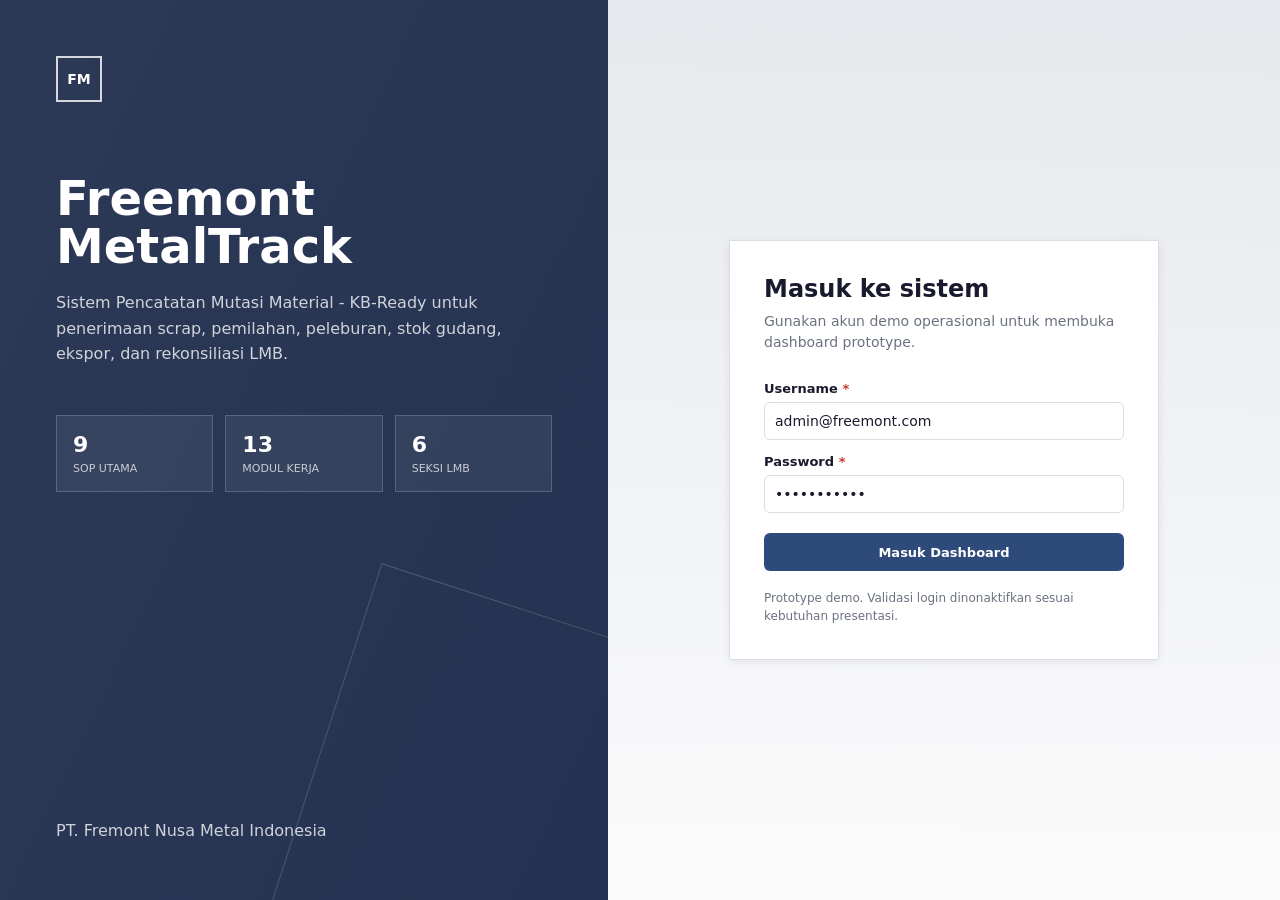
<file: index.html>
<!doctype html>
<html lang="id">
  <head>
    <meta charset="utf-8">
    <meta name="viewport" content="width=device-width, initial-scale=1">
    <title>Freemont MetalTrack | Login</title>
    <link rel="stylesheet" href="assets/css/main.css">
  </head>
  <body>
    <main class="login-shell">
      <section class="login-brand-panel" aria-label="Identitas aplikasi">
        <div>
          <span class="brand-mark">FM</span>
          <h1 class="login-brand-title">Freemont MetalTrack</h1>
          <p class="login-brand-copy">
            Sistem Pencatatan Mutasi Material - KB-Ready untuk penerimaan scrap,
            pemilahan, peleburan, stok gudang, ekspor, dan rekonsiliasi LMB.
          </p>
          <div class="login-proof-grid" aria-label="Cakupan sistem">
            <div class="login-proof">
              <strong>9</strong>
              <span>SOP utama</span>
            </div>
            <div class="login-proof">
              <strong>13</strong>
              <span>modul kerja</span>
            </div>
            <div class="login-proof">
              <strong>6</strong>
              <span>seksi LMB</span>
            </div>
          </div>
        </div>
        <p class="login-brand-copy">
          PT. Fremont Nusa Metal Indonesia
        </p>
      </section>

      <section class="login-form-panel" aria-label="Form login">
        <form class="login-card" data-login-form>
          <h1>Masuk ke sistem</h1>
          <p>Gunakan akun demo operasional untuk membuka dashboard prototype.</p>

          <div class="form-grid">
            <label class="form-field full" for="username">
              <span class="form-label">Username <span class="required">*</span></span>
              <input class="input" id="username" name="username" type="email" value="admin@freemont.com" autocomplete="username" required>
            </label>

            <label class="form-field full" for="password">
              <span class="form-label">Password <span class="required">*</span></span>
              <input class="input" id="password" name="password" type="password" value="password123" autocomplete="current-password" required>
            </label>
          </div>

          <button class="button button-primary" type="submit" style="width: 100%; margin-top: 20px;">
            Masuk Dashboard
          </button>
          <p class="text-muted" style="margin: 18px 0 0; font-size: 12px;">
            Prototype demo. Validasi login dinonaktifkan sesuai kebutuhan presentasi.
          </p>
        </form>
      </section>
    </main>

    <script src="assets/js/main.js"></script>
  </body>
</html>
</file>
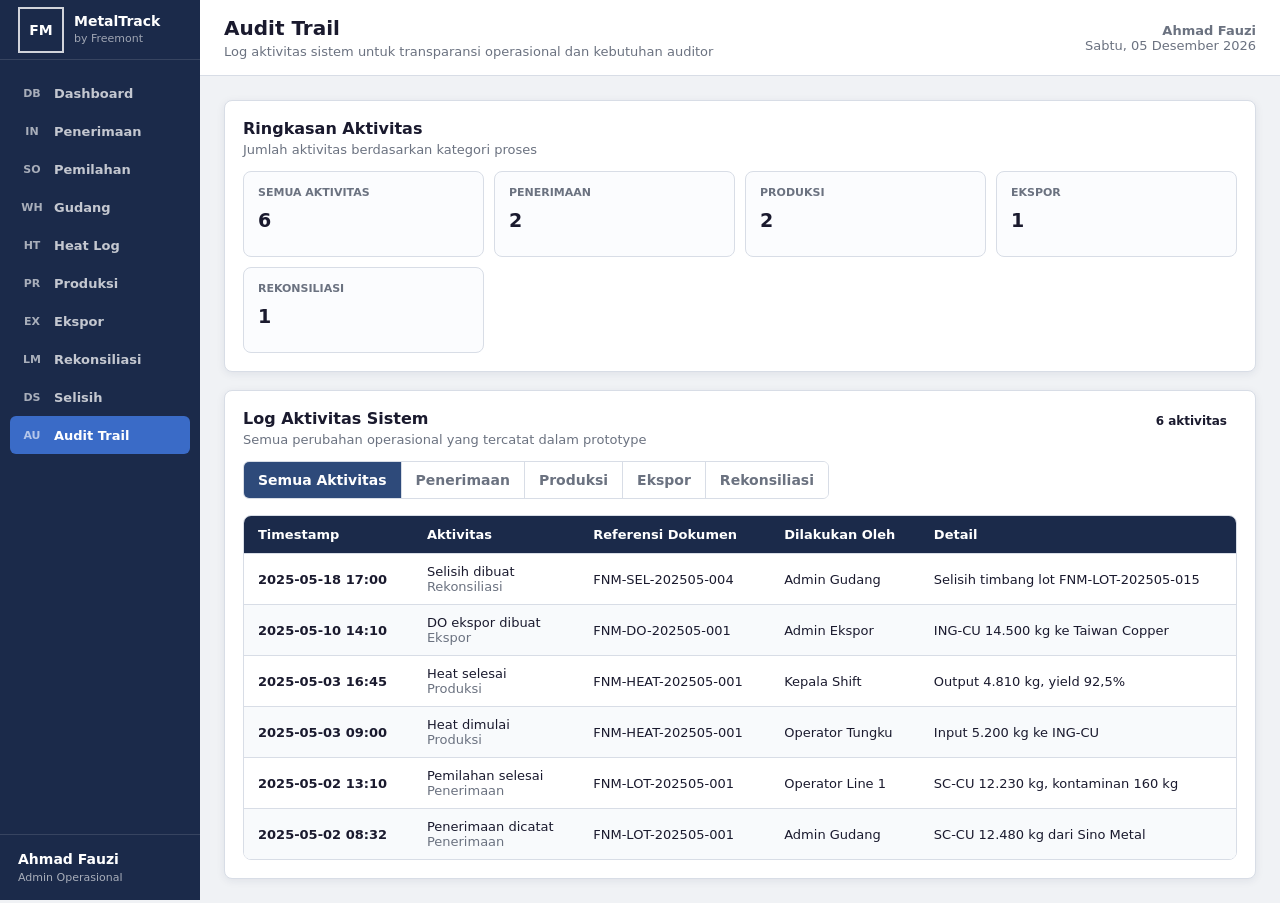
<file: pages/audit-trail.html>
<!doctype html>
<html lang="id">
  <head>
    <meta charset="utf-8">
    <meta name="viewport" content="width=device-width, initial-scale=1">
    <title>Audit Trail | Freemont MetalTrack</title>
    <link rel="stylesheet" href="../assets/css/main.css">
  </head>
  <body data-audit-page>
    <div class="app-shell">
      <div data-layout-sidebar></div>

      <main class="main-area">
        <div
          data-layout-topbar
          data-title="Audit Trail"
          data-subtitle="Log aktivitas sistem untuk transparansi operasional dan kebutuhan auditor"
        ></div>

        <section class="content content-grid">
          <section class="panel">
            <div class="panel-header">
              <div>
                <h2 class="panel-title">Ringkasan Aktivitas</h2>
                <p class="panel-caption">Jumlah aktivitas berdasarkan kategori proses</p>
              </div>
            </div>
            <div class="lmb-summary-grid" data-audit-counters></div>
          </section>

          <section class="panel">
            <div class="panel-header">
              <div>
                <h2 class="panel-title">Log Aktivitas Sistem</h2>
                <p class="panel-caption">Semua perubahan operasional yang tercatat dalam prototype</p>
              </div>
              <span class="status-badge" data-audit-count>0 aktivitas</span>
            </div>

            <div class="tabs" style="margin-bottom: 16px;">
              <button class="tab-button active" type="button" data-audit-tab="all">Semua Aktivitas</button>
              <button class="tab-button" type="button" data-audit-tab="receiving">Penerimaan</button>
              <button class="tab-button" type="button" data-audit-tab="production">Produksi</button>
              <button class="tab-button" type="button" data-audit-tab="export">Ekspor</button>
              <button class="tab-button" type="button" data-audit-tab="reconciliation">Rekonsiliasi</button>
            </div>

            <div class="table-wrap">
              <table class="table-data">
                <thead>
                  <tr>
                    <th>Timestamp</th>
                    <th>Aktivitas</th>
                    <th>Referensi Dokumen</th>
                    <th>Dilakukan Oleh</th>
                    <th>Detail</th>
                  </tr>
                </thead>
                <tbody data-audit-table></tbody>
              </table>
            </div>
          </section>
        </section>
      </main>
    </div>

    <script src="../assets/js/main.js"></script>
  </body>
</html>
</file>
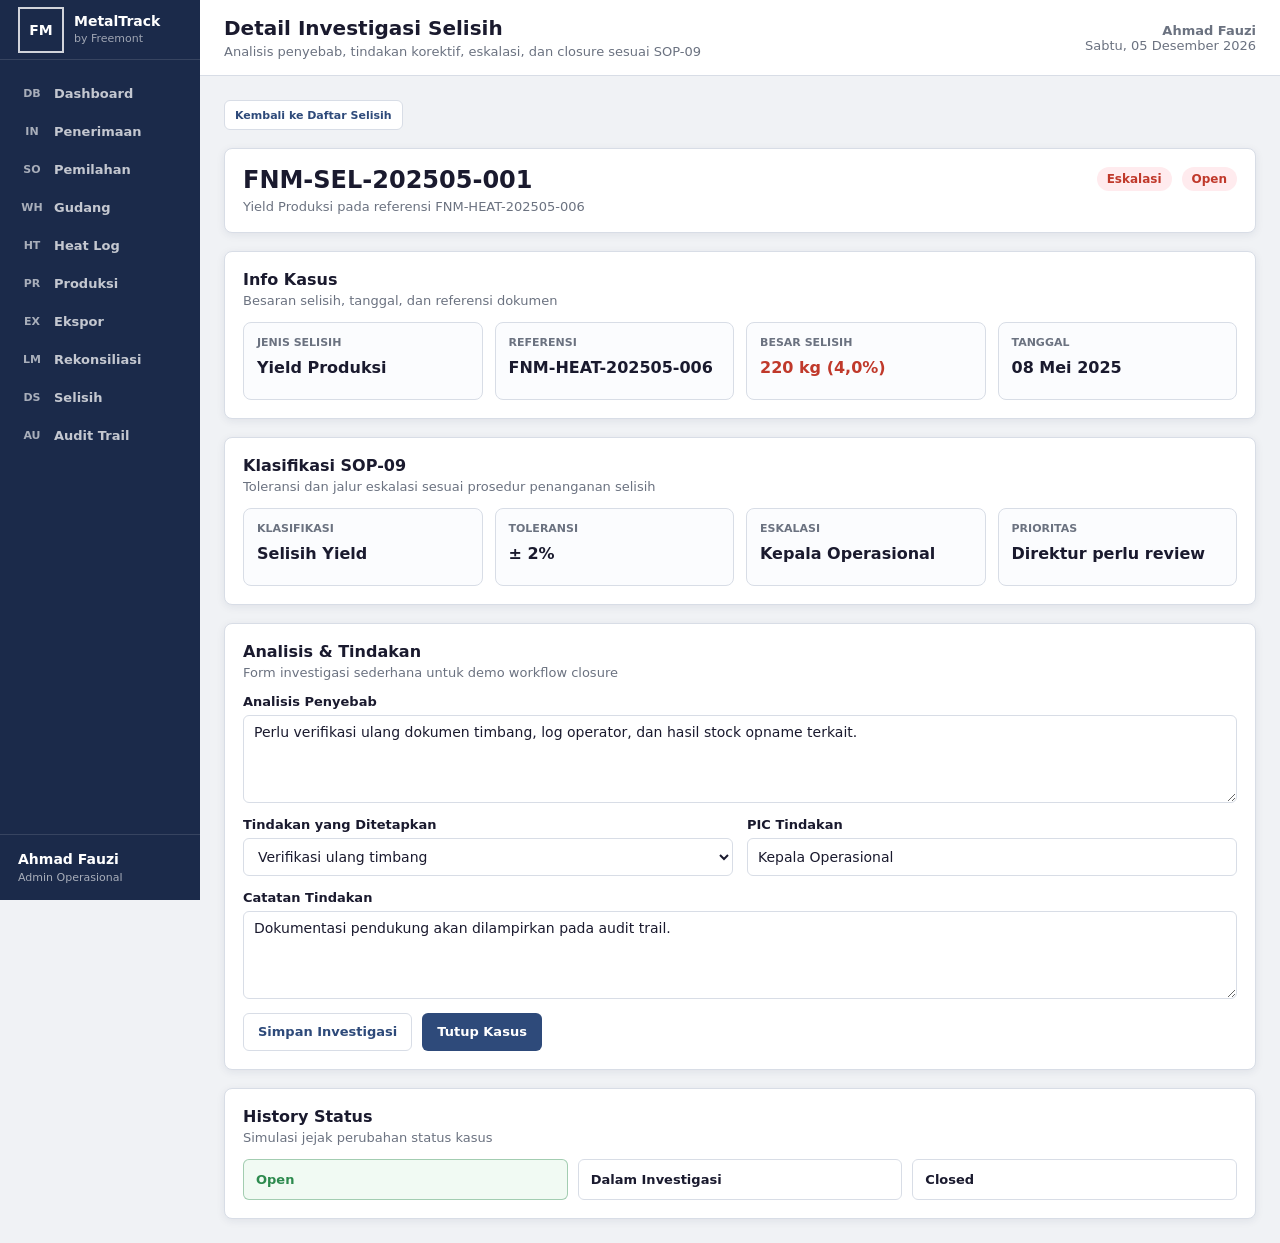
<file: pages/discrepancy-detail.html>
<!doctype html>
<html lang="id">
  <head>
    <meta charset="utf-8">
    <meta name="viewport" content="width=device-width, initial-scale=1">
    <title>Detail Selisih | Freemont MetalTrack</title>
    <link rel="stylesheet" href="../assets/css/main.css">
  </head>
  <body data-discrepancy-detail-page>
    <div class="app-shell">
      <div data-layout-sidebar></div>

      <main class="main-area">
        <div
          data-layout-topbar
          data-title="Detail Investigasi Selisih"
          data-subtitle="Analisis penyebab, tindakan korektif, eskalasi, dan closure sesuai SOP-09"
        ></div>

        <section class="content content-grid">
          <div>
            <a class="button button-secondary button-sm" href="discrepancy.html">Kembali ke Daftar Selisih</a>
          </div>
          <div class="content-grid" data-discrepancy-detail></div>
        </section>
      </main>
    </div>

    <script src="../assets/js/main.js"></script>
  </body>
</html>
</file>
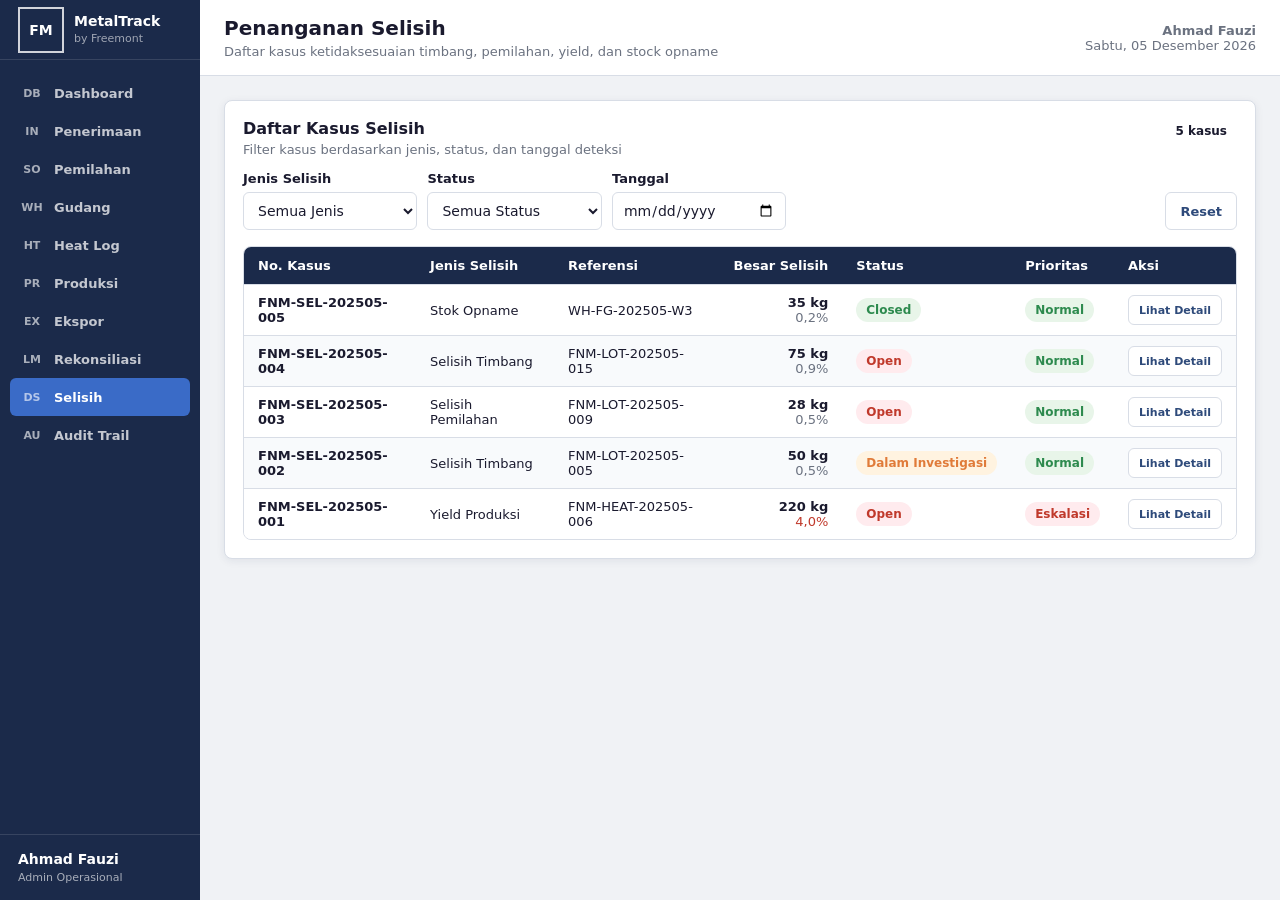
<file: pages/discrepancy.html>
<!doctype html>
<html lang="id">
  <head>
    <meta charset="utf-8">
    <meta name="viewport" content="width=device-width, initial-scale=1">
    <title>Selisih | Freemont MetalTrack</title>
    <link rel="stylesheet" href="../assets/css/main.css">
  </head>
  <body data-discrepancy-page>
    <div class="app-shell">
      <div data-layout-sidebar></div>

      <main class="main-area">
        <div
          data-layout-topbar
          data-title="Penanganan Selisih"
          data-subtitle="Daftar kasus ketidaksesuaian timbang, pemilahan, yield, dan stock opname"
        ></div>

        <section class="content content-grid">
          <section class="panel">
            <div class="panel-header">
              <div>
                <h2 class="panel-title">Daftar Kasus Selisih</h2>
                <p class="panel-caption">Filter kasus berdasarkan jenis, status, dan tanggal deteksi</p>
              </div>
              <span class="status-badge" data-discrepancy-count>0 kasus</span>
            </div>

            <div class="filter-bar">
              <label class="form-field" for="filter-disc-type">
                <span class="form-label">Jenis Selisih</span>
                <select class="select" id="filter-disc-type" data-filter-discrepancy-type data-discrepancy-filter></select>
              </label>
              <label class="form-field" for="filter-disc-status">
                <span class="form-label">Status</span>
                <select class="select" id="filter-disc-status" data-filter-discrepancy-status data-discrepancy-filter>
                  <option value="">Semua Status</option>
                  <option value="Open">Open</option>
                  <option value="Dalam Investigasi">Dalam Investigasi</option>
                  <option value="Closed">Closed</option>
                </select>
              </label>
              <label class="form-field" for="filter-disc-date">
                <span class="form-label">Tanggal</span>
                <input class="input" id="filter-disc-date" type="date" data-filter-discrepancy-date data-discrepancy-filter>
              </label>
              <div></div>
              <div></div>
              <button class="button button-secondary" type="button" data-reset-discrepancy-filters>Reset</button>
            </div>

            <div class="table-wrap">
              <table class="table-data">
                <thead>
                  <tr>
                    <th>No. Kasus</th>
                    <th>Jenis Selisih</th>
                    <th>Referensi</th>
                    <th class="text-right">Besar Selisih</th>
                    <th>Status</th>
                    <th>Prioritas</th>
                    <th>Aksi</th>
                  </tr>
                </thead>
                <tbody data-discrepancy-table></tbody>
              </table>
            </div>
          </section>
        </section>
      </main>
    </div>

    <script src="../assets/js/main.js"></script>
  </body>
</html>
</file>
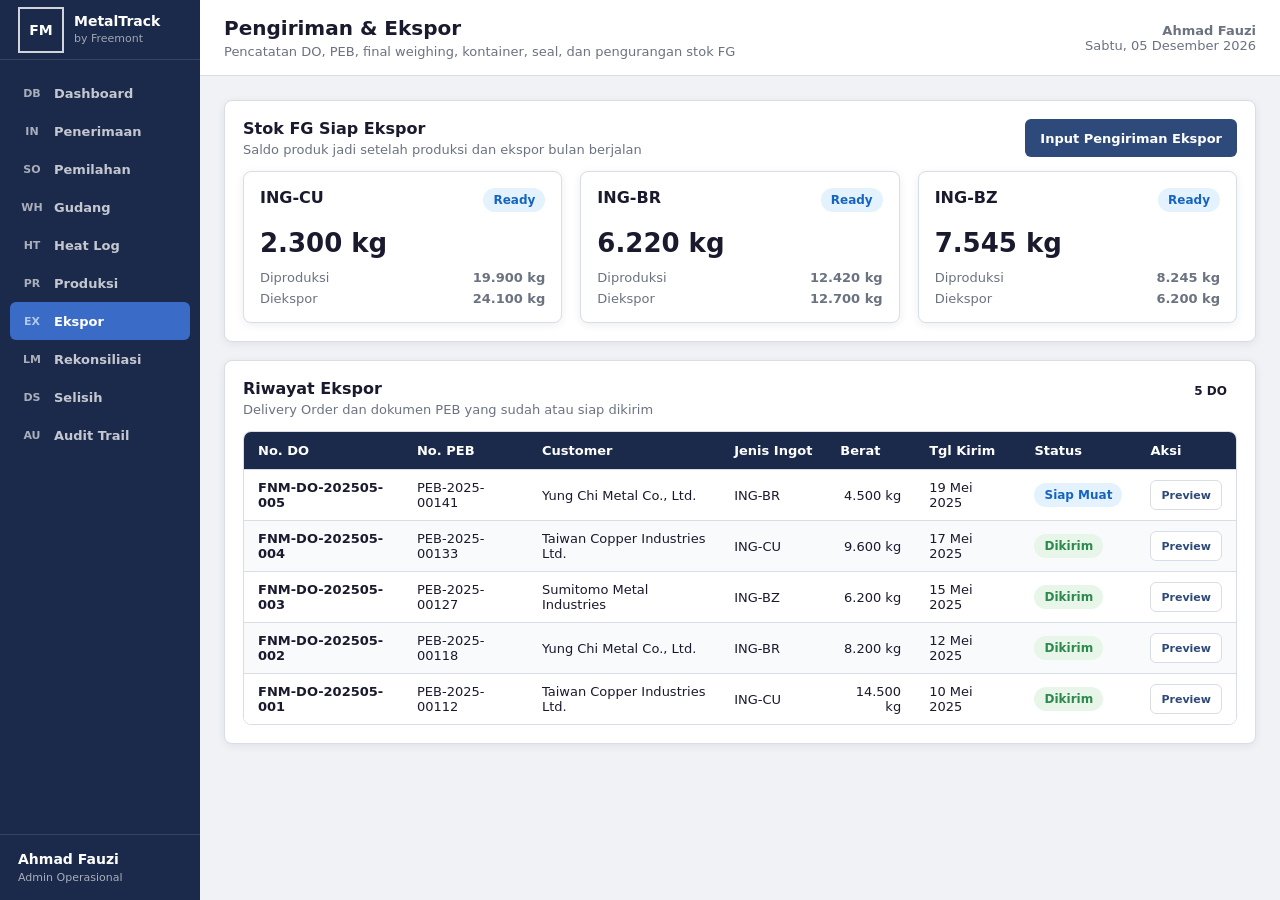
<file: pages/export.html>
<!doctype html>
<html lang="id">
  <head>
    <meta charset="utf-8">
    <meta name="viewport" content="width=device-width, initial-scale=1">
    <title>Ekspor | Freemont MetalTrack</title>
    <link rel="stylesheet" href="../assets/css/main.css">
  </head>
  <body data-export-page>
    <div class="app-shell">
      <div data-layout-sidebar></div>

      <main class="main-area">
        <div
          data-layout-topbar
          data-title="Pengiriman & Ekspor"
          data-subtitle="Pencatatan DO, PEB, final weighing, kontainer, seal, dan pengurangan stok FG"
        ></div>

        <section class="content content-grid">
          <section class="panel">
            <div class="panel-header">
              <div>
                <h2 class="panel-title">Stok FG Siap Ekspor</h2>
                <p class="panel-caption">Saldo produk jadi setelah produksi dan ekspor bulan berjalan</p>
              </div>
              <button class="button button-primary" type="button" data-open-modal="#modal-new-export">Input Pengiriman Ekspor</button>
            </div>
            <div class="grid-3" data-export-stock-summary></div>
          </section>

          <section class="panel">
            <div class="panel-header">
              <div>
                <h2 class="panel-title">Riwayat Ekspor</h2>
                <p class="panel-caption">Delivery Order dan dokumen PEB yang sudah atau siap dikirim</p>
              </div>
              <span class="status-badge" data-export-count>0 DO</span>
            </div>
            <div class="table-wrap">
              <table class="table-data">
                <thead>
                  <tr>
                    <th>No. DO</th>
                    <th>No. PEB</th>
                    <th>Customer</th>
                    <th>Jenis Ingot</th>
                    <th class="text-right">Berat</th>
                    <th>Tgl Kirim</th>
                    <th>Status</th>
                    <th>Aksi</th>
                  </tr>
                </thead>
                <tbody data-export-table></tbody>
              </table>
            </div>
          </section>
        </section>
      </main>
    </div>

    <div class="modal-backdrop" id="modal-new-export">
      <div class="modal" role="dialog" aria-modal="true">
        <div class="modal-header">
          <h2 class="modal-title">Input Pengiriman Ekspor</h2>
          <button class="button button-secondary button-sm" type="button" data-close-modal="#modal-new-export">Tutup</button>
        </div>
        <form data-export-form>
          <div class="modal-body">
            <div class="form-grid">
              <label class="form-field" for="export-customer">
                <span class="form-label">Customer <span class="required">*</span></span>
                <select class="select" id="export-customer" name="customer" data-export-customer required></select>
              </label>
              <label class="form-field" for="export-po">
                <span class="form-label">Nomor PO Customer</span>
                <input class="input" id="export-po" name="poNo" value="PO-TW-2025-0519">
              </label>
              <label class="form-field" for="export-peb">
                <span class="form-label">Nomor PEB <span class="required">*</span></span>
                <input class="input" id="export-peb" name="pebNo" value="PEB-2025-00142" required>
              </label>
              <label class="form-field" for="export-product">
                <span class="form-label">Jenis Ingot <span class="required">*</span></span>
                <select class="select" id="export-product" name="product" data-export-product required></select>
              </label>
              <label class="form-field" for="export-weight-peb">
                <span class="form-label">Berat Sesuai PEB (kg) <span class="required">*</span></span>
                <input class="input" id="export-weight-peb" name="weightPEB" type="number" min="0" step="1" value="4200" data-export-weight-peb required>
              </label>
              <label class="form-field" for="export-weight-final">
                <span class="form-label">Berat Final Timbang (kg) <span class="required">*</span></span>
                <input class="input" id="export-weight-final" name="weightFinal" type="number" min="0" step="1" value="4192" data-export-weight-final required>
              </label>
              <label class="form-field" for="export-container">
                <span class="form-label">Nomor Kontainer</span>
                <input class="input" id="export-container" name="containerNo" value="TLLU-771204-5">
              </label>
              <label class="form-field" for="export-seal">
                <span class="form-label">Nomor Seal</span>
                <input class="input" id="export-seal" name="sealNo" value="FNM-887430">
              </label>
              <label class="form-field" for="export-date">
                <span class="form-label">Tanggal Pengiriman</span>
                <input class="input" id="export-date" name="dateShip" type="date" value="2025-05-19">
              </label>
              <div class="form-field">
                <span class="form-label">Selisih Timbang</span>
                <div class="input" style="display: flex; align-items: center;" data-export-diff-preview></div>
              </div>
            </div>
          </div>
          <div class="modal-footer">
            <button class="button button-secondary" type="button" data-close-modal="#modal-new-export">Batal</button>
            <button class="button button-primary" type="submit">Simpan & Kurangi Stok FG</button>
          </div>
        </form>
      </div>
    </div>

    <script src="../assets/js/main.js"></script>
  </body>
</html>
</file>
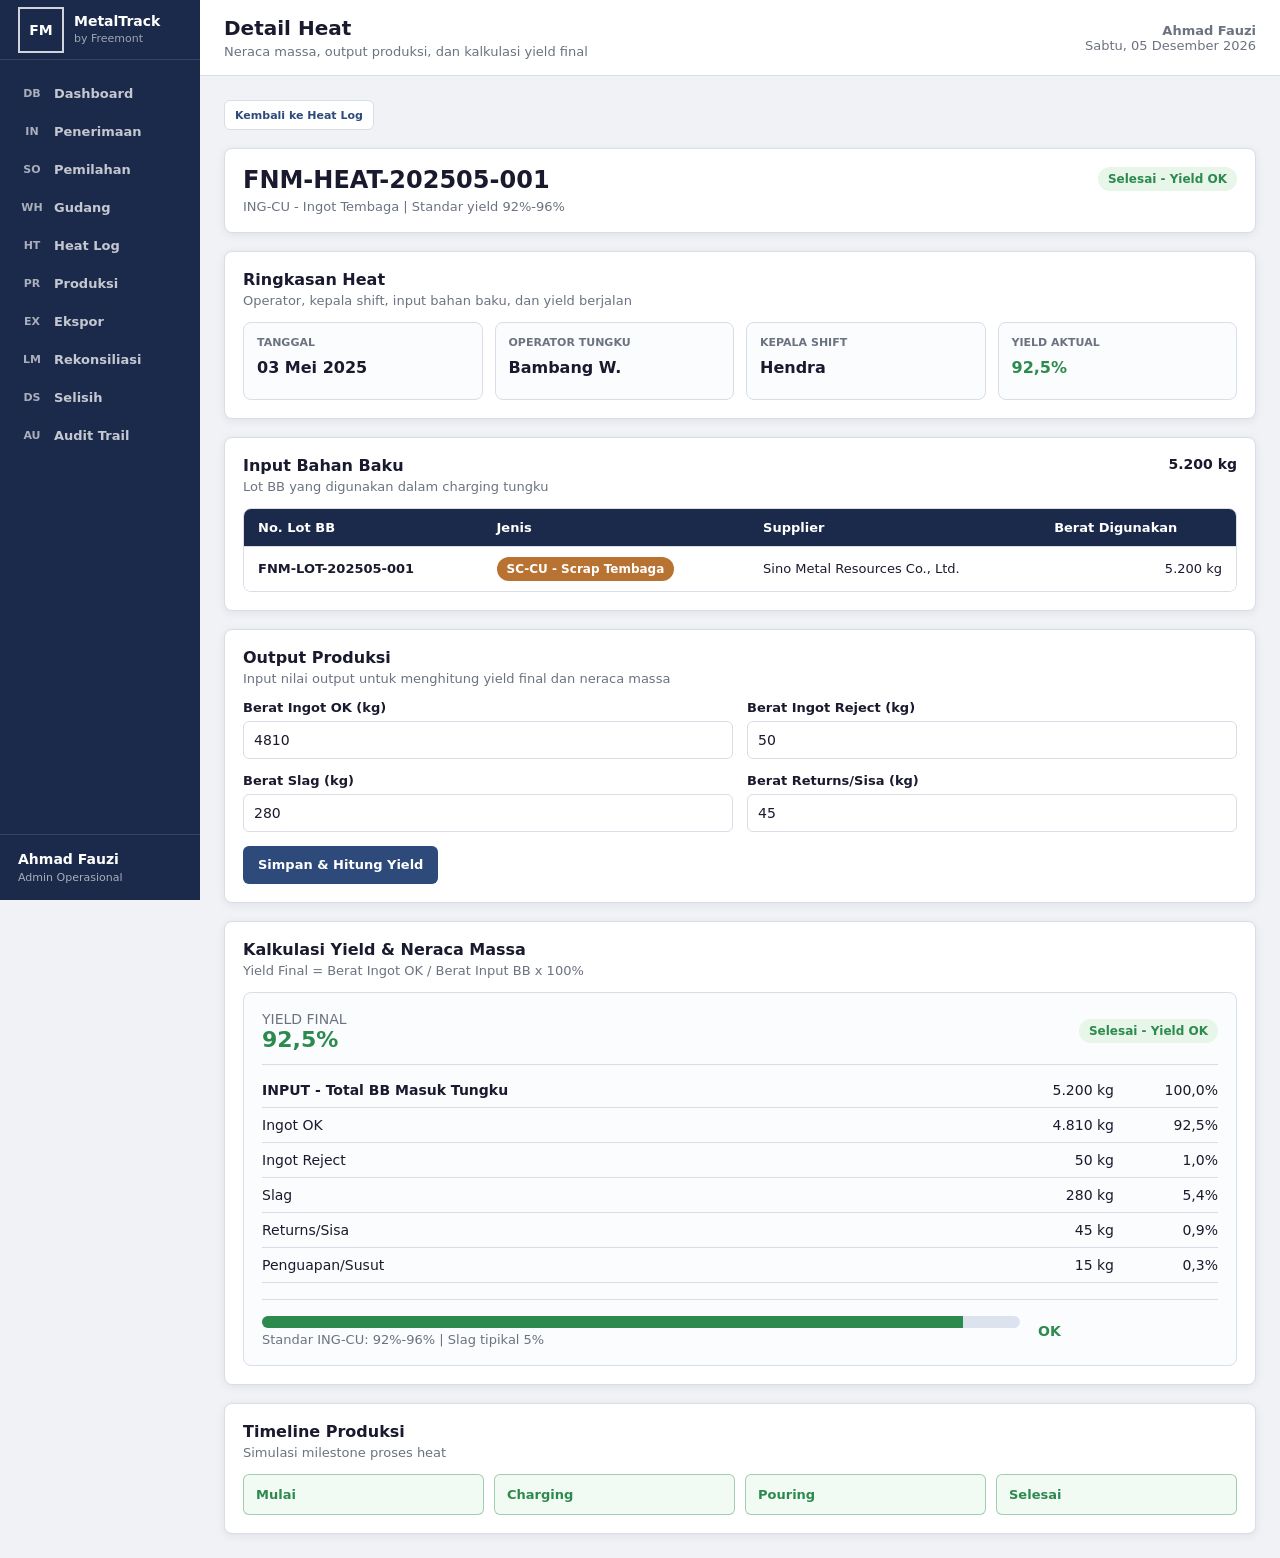
<file: pages/heat-log-detail.html>
<!doctype html>
<html lang="id">
  <head>
    <meta charset="utf-8">
    <meta name="viewport" content="width=device-width, initial-scale=1">
    <title>Detail Heat | Freemont MetalTrack</title>
    <link rel="stylesheet" href="../assets/css/main.css">
  </head>
  <body data-heat-detail-page>
    <div class="app-shell">
      <div data-layout-sidebar></div>

      <main class="main-area">
        <div
          data-layout-topbar
          data-title="Detail Heat"
          data-subtitle="Neraca massa, output produksi, dan kalkulasi yield final"
        ></div>

        <section class="content content-grid">
          <div>
            <a class="button button-secondary button-sm" href="heat-log.html">Kembali ke Heat Log</a>
          </div>
          <div class="content-grid" data-heat-detail></div>
        </section>
      </main>
    </div>

    <script src="../assets/js/main.js"></script>
  </body>
</html>
</file>
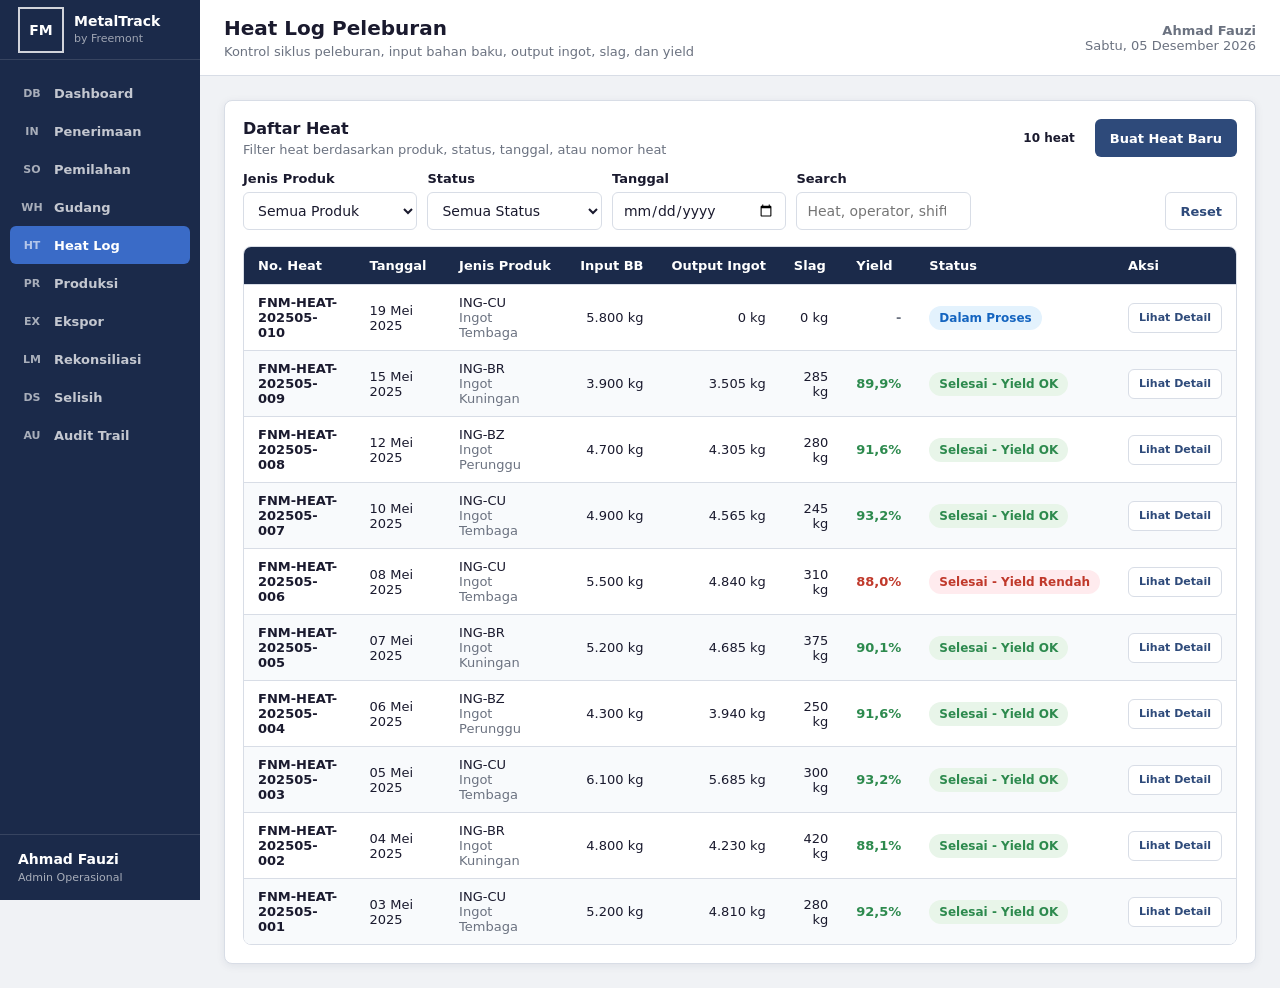
<file: pages/heat-log.html>
<!doctype html>
<html lang="id">
  <head>
    <meta charset="utf-8">
    <meta name="viewport" content="width=device-width, initial-scale=1">
    <title>Heat Log | Freemont MetalTrack</title>
    <link rel="stylesheet" href="../assets/css/main.css">
  </head>
  <body data-heat-log-page>
    <div class="app-shell">
      <div data-layout-sidebar></div>

      <main class="main-area">
        <div
          data-layout-topbar
          data-title="Heat Log Peleburan"
          data-subtitle="Kontrol siklus peleburan, input bahan baku, output ingot, slag, dan yield"
        ></div>

        <section class="content content-grid">
          <section class="panel">
            <div class="panel-header">
              <div>
                <h2 class="panel-title">Daftar Heat</h2>
                <p class="panel-caption">Filter heat berdasarkan produk, status, tanggal, atau nomor heat</p>
              </div>
              <div class="detail-actions">
                <span class="status-badge" data-heat-count>0 heat</span>
                <button class="button button-primary" type="button" data-open-modal="#modal-new-heat">Buat Heat Baru</button>
              </div>
            </div>

            <div class="filter-bar">
              <label class="form-field" for="filter-product">
                <span class="form-label">Jenis Produk</span>
                <select class="select" id="filter-product" data-filter-product data-heat-filter></select>
              </label>
              <label class="form-field" for="filter-heat-status">
                <span class="form-label">Status</span>
                <select class="select" id="filter-heat-status" data-filter-heat-status data-heat-filter>
                  <option value="">Semua Status</option>
                  <option value="Dalam Proses">Dalam Proses</option>
                  <option value="Selesai - Yield OK">Selesai - Yield OK</option>
                  <option value="Selesai - Yield Rendah">Selesai - Yield Rendah</option>
                </select>
              </label>
              <label class="form-field" for="filter-heat-date">
                <span class="form-label">Tanggal</span>
                <input class="input" id="filter-heat-date" type="date" data-filter-heat-date data-heat-filter>
              </label>
              <label class="form-field" for="filter-heat-search">
                <span class="form-label">Search</span>
                <input class="input" id="filter-heat-search" type="search" placeholder="Heat, operator, shift" data-filter-heat-search data-heat-filter>
              </label>
              <div></div>
              <button class="button button-secondary" type="button" data-reset-heat-filters>Reset</button>
            </div>

            <div class="table-wrap">
              <table class="table-data">
                <thead>
                  <tr>
                    <th>No. Heat</th>
                    <th>Tanggal</th>
                    <th>Jenis Produk</th>
                    <th class="text-right">Input BB</th>
                    <th class="text-right">Output Ingot</th>
                    <th class="text-right">Slag</th>
                    <th class="text-right">Yield</th>
                    <th>Status</th>
                    <th>Aksi</th>
                  </tr>
                </thead>
                <tbody data-heat-table></tbody>
              </table>
            </div>
          </section>
        </section>
      </main>
    </div>

    <div class="modal-backdrop" id="modal-new-heat">
      <div class="modal" role="dialog" aria-modal="true">
        <div class="modal-header">
          <h2 class="modal-title">Buat Heat Baru</h2>
          <button class="button button-secondary button-sm" type="button" data-close-modal="#modal-new-heat">Tutup</button>
        </div>
        <form data-new-heat-form>
          <div class="modal-body">
            <div class="form-grid">
              <label class="form-field" for="new-heat-product">
                <span class="form-label">Jenis Produk Target <span class="required">*</span></span>
                <select class="select" id="new-heat-product" name="product" data-new-heat-product required></select>
              </label>
              <label class="form-field" for="new-heat-date">
                <span class="form-label">Tanggal & Waktu Mulai <span class="required">*</span></span>
                <input class="input" id="new-heat-date" name="dateStart" type="datetime-local" value="2025-05-19T10:00" required>
              </label>
              <label class="form-field full" for="new-heat-lots">
                <span class="form-label">Nomor Lot BB Digunakan <span class="required">*</span></span>
                <select class="select" id="new-heat-lots" name="lots" data-new-heat-lots multiple size="6" required></select>
              </label>
              <label class="form-field" for="new-heat-input">
                <span class="form-label">Berat Input BB (kg) <span class="required">*</span></span>
                <input class="input" id="new-heat-input" name="inputKg" type="number" min="0" step="1" value="0" data-new-heat-input required>
              </label>
              <div class="form-field">
                <span class="form-label">Preview Lot</span>
                <div class="input" style="display: flex; align-items: center;" data-new-heat-preview></div>
              </div>
              <label class="form-field" for="new-heat-operator">
                <span class="form-label">Operator Tungku <span class="required">*</span></span>
                <input class="input" id="new-heat-operator" name="operator" value="Joko P." required>
              </label>
              <label class="form-field" for="new-heat-shift">
                <span class="form-label">Kepala Shift <span class="required">*</span></span>
                <input class="input" id="new-heat-shift" name="shiftLead" value="Sutrisno" required>
              </label>
              <label class="form-field full" for="new-heat-notes">
                <span class="form-label">Catatan</span>
                <textarea class="textarea" id="new-heat-notes" name="notes" placeholder="Opsional"></textarea>
              </label>
            </div>
          </div>
          <div class="modal-footer">
            <button class="button button-secondary" type="button" data-close-modal="#modal-new-heat">Batal</button>
            <button class="button button-primary" type="submit">Mulai Heat</button>
          </div>
        </form>
      </div>
    </div>

    <script src="../assets/js/main.js"></script>
  </body>
</html>
</file>
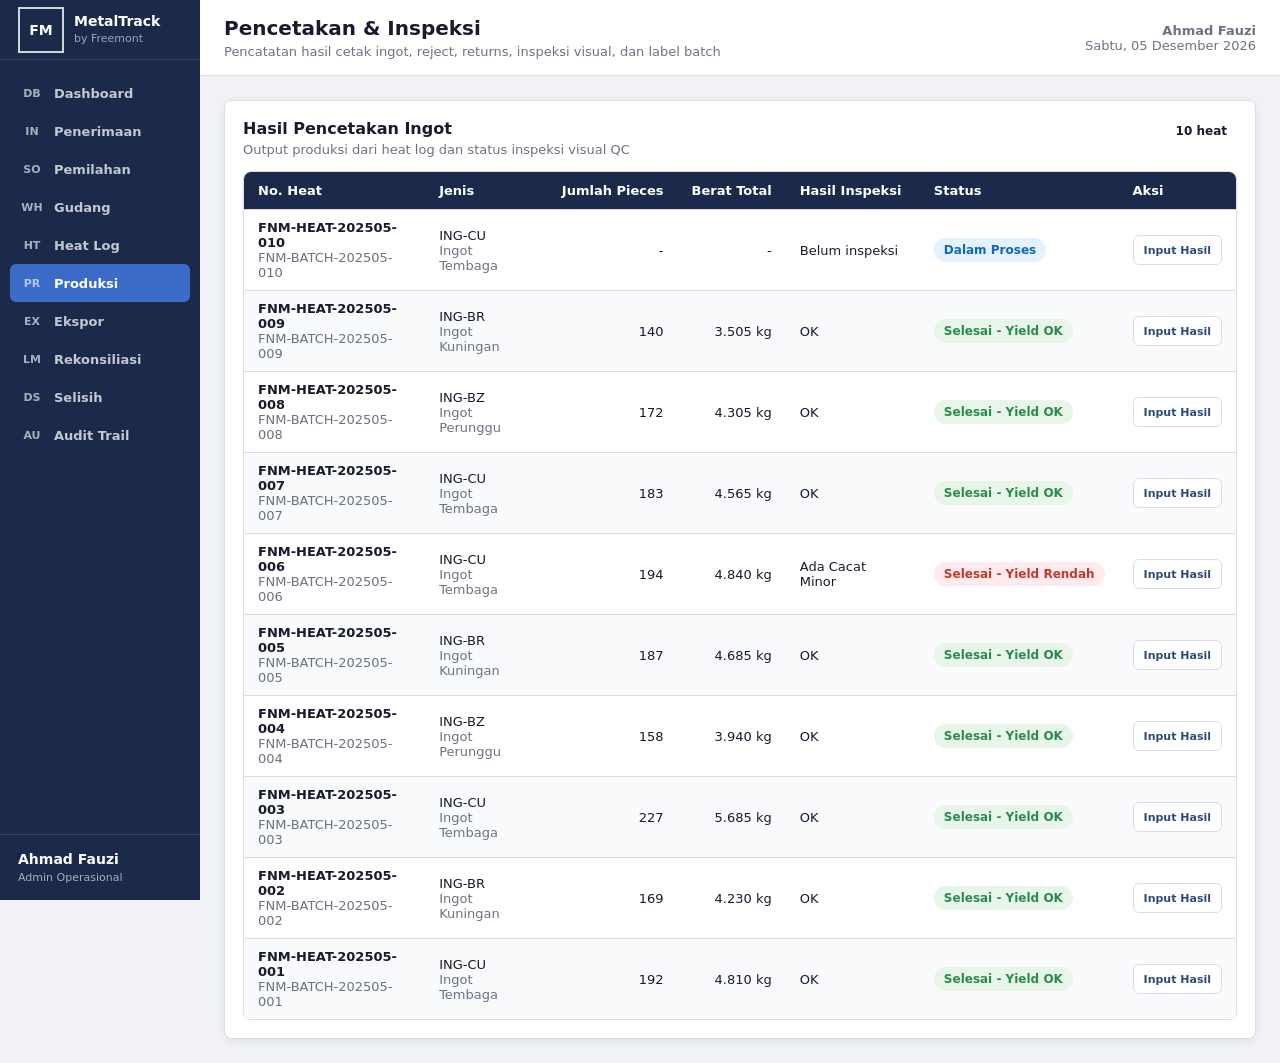
<file: pages/production.html>
<!doctype html>
<html lang="id">
  <head>
    <meta charset="utf-8">
    <meta name="viewport" content="width=device-width, initial-scale=1">
    <title>Produksi | Freemont MetalTrack</title>
    <link rel="stylesheet" href="../assets/css/main.css">
  </head>
  <body data-production-page>
    <div class="app-shell">
      <div data-layout-sidebar></div>

      <main class="main-area">
        <div
          data-layout-topbar
          data-title="Pencetakan & Inspeksi"
          data-subtitle="Pencatatan hasil cetak ingot, reject, returns, inspeksi visual, dan label batch"
        ></div>

        <section class="content content-grid">
          <section class="panel">
            <div class="panel-header">
              <div>
                <h2 class="panel-title">Hasil Pencetakan Ingot</h2>
                <p class="panel-caption">Output produksi dari heat log dan status inspeksi visual QC</p>
              </div>
              <span class="status-badge" data-production-count>0 heat</span>
            </div>
            <div class="table-wrap">
              <table class="table-data">
                <thead>
                  <tr>
                    <th>No. Heat</th>
                    <th>Jenis</th>
                    <th class="text-right">Jumlah Pieces</th>
                    <th class="text-right">Berat Total</th>
                    <th>Hasil Inspeksi</th>
                    <th>Status</th>
                    <th>Aksi</th>
                  </tr>
                </thead>
                <tbody data-production-table></tbody>
              </table>
            </div>
          </section>
        </section>
      </main>
    </div>

    <div class="modal-backdrop" id="modal-production-result">
      <div class="modal" role="dialog" aria-modal="true">
        <div class="modal-header">
          <h2 class="modal-title">Input Hasil Pencetakan</h2>
          <button class="button button-secondary button-sm" type="button" data-close-modal="#modal-production-result">Tutup</button>
        </div>
        <form data-production-form>
          <div class="modal-body">
            <div class="dashboard-alert" style="margin-bottom: 14px;">
              <span data-prod-heat-label>Heat belum dipilih</span>
              <span>Update stok FG setelah disimpan</span>
            </div>
            <input type="hidden" data-prod-heat-no>
            <div class="form-grid">
              <label class="form-field" for="prod-pieces">
                <span class="form-label">Jumlah Pieces Ingot</span>
                <input class="input" id="prod-pieces" type="number" min="0" step="1" data-prod-pieces required>
              </label>
              <label class="form-field" for="prod-output">
                <span class="form-label">Berat Total Ingot (kg)</span>
                <input class="input" id="prod-output" type="number" min="0" step="1" data-prod-output required>
              </label>
              <label class="form-field" for="prod-reject">
                <span class="form-label">Berat Ingot Reject (kg)</span>
                <input class="input" id="prod-reject" type="number" min="0" step="1" data-prod-reject required>
              </label>
              <label class="form-field" for="prod-returns">
                <span class="form-label">Berat Returns/Sisa (kg)</span>
                <input class="input" id="prod-returns" type="number" min="0" step="1" data-prod-returns required>
              </label>
              <label class="form-field" for="prod-inspection">
                <span class="form-label">Hasil Inspeksi Visual</span>
                <select class="select" id="prod-inspection" data-prod-inspection>
                  <option value="OK">OK</option>
                  <option value="Ada Cacat Minor">Ada Cacat Minor</option>
                  <option value="Ada Cacat Mayor">Ada Cacat Mayor</option>
                </select>
              </label>
              <label class="form-field" for="prod-batch">
                <span class="form-label">Label Batch</span>
                <input class="input" id="prod-batch" data-prod-batch required>
              </label>
              <label class="form-field full" for="prod-notes">
                <span class="form-label">Catatan Cacat</span>
                <textarea class="textarea" id="prod-notes" placeholder="Isi jika ada cacat minor/mayor"></textarea>
              </label>
            </div>
          </div>
          <div class="modal-footer">
            <button class="button button-secondary" type="button" data-close-modal="#modal-production-result">Batal</button>
            <button class="button button-primary" type="submit">Simpan & Update Stok FG</button>
          </div>
        </form>
      </div>
    </div>

    <script src="../assets/js/main.js"></script>
  </body>
</html>
</file>
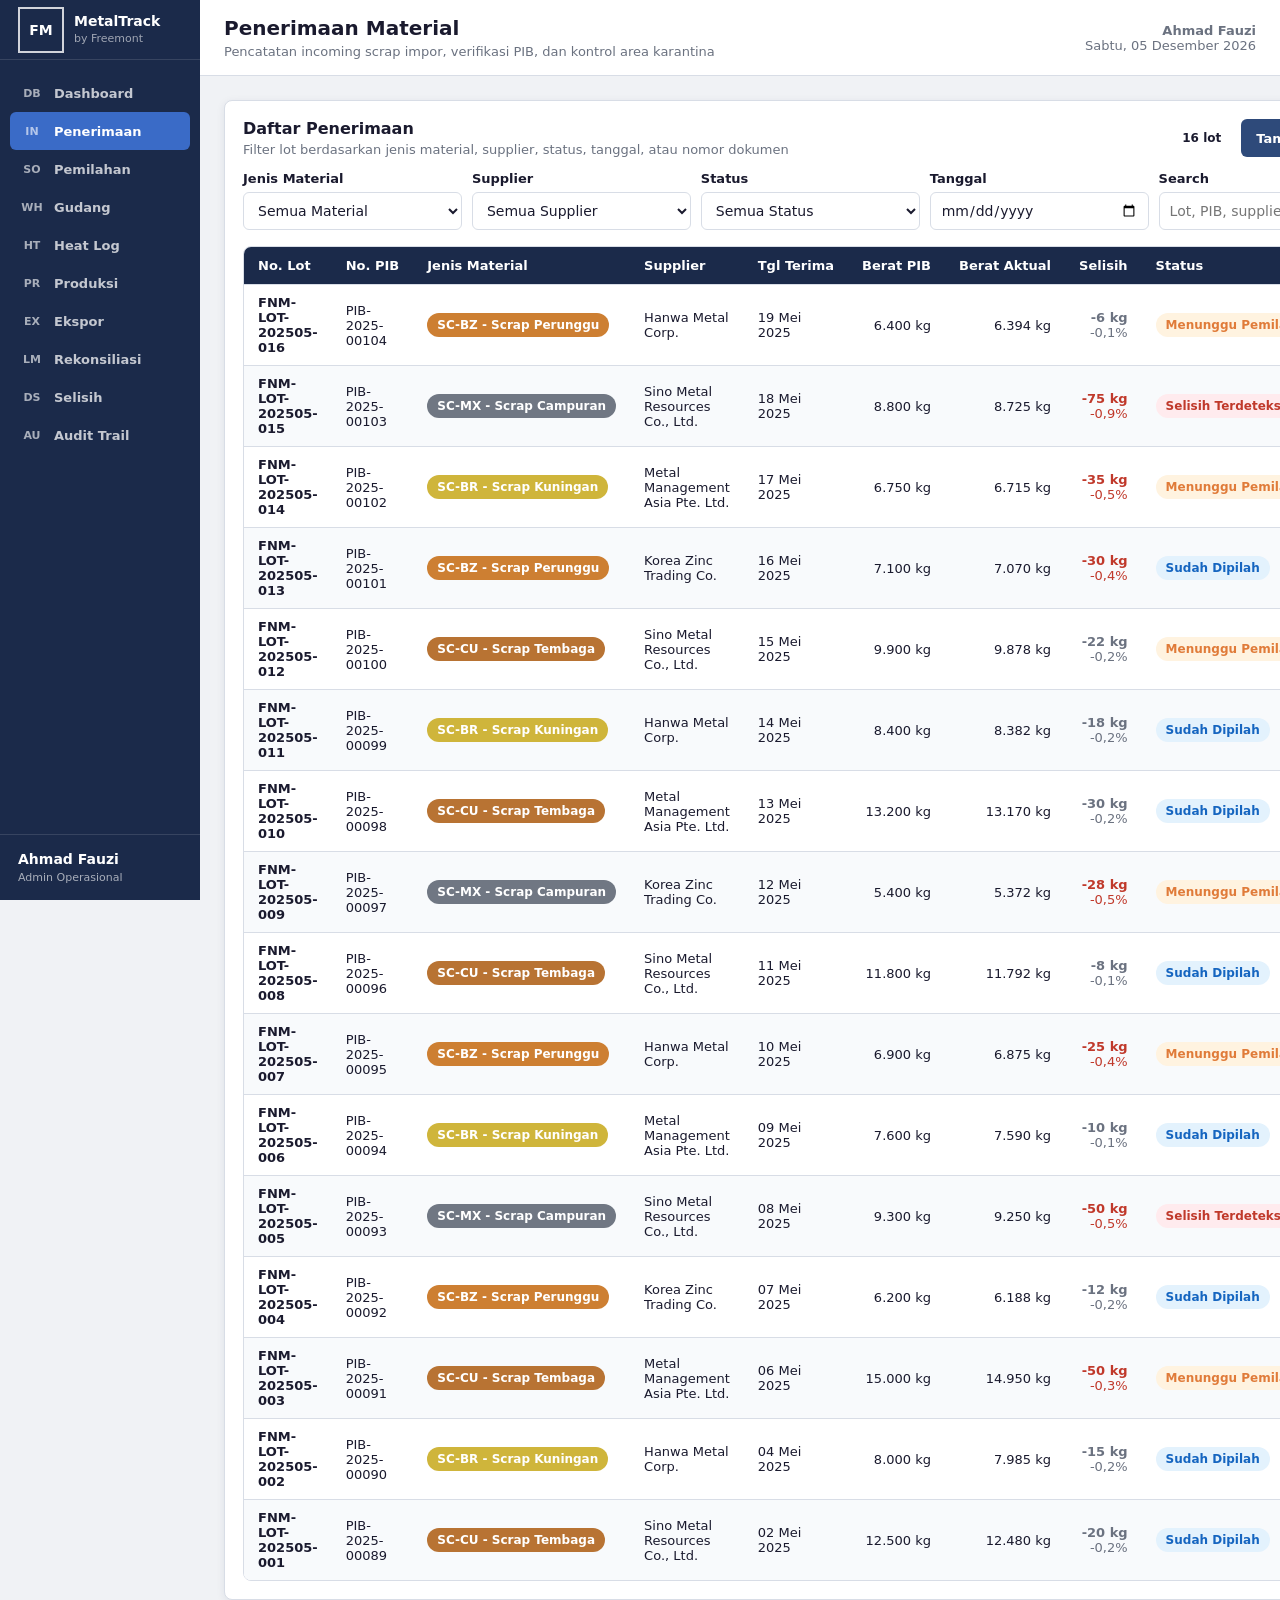
<file: pages/receiving.html>
<!doctype html>
<html lang="id">
  <head>
    <meta charset="utf-8">
    <meta name="viewport" content="width=device-width, initial-scale=1">
    <title>Penerimaan Material | Freemont MetalTrack</title>
    <link rel="stylesheet" href="../assets/css/main.css">
  </head>
  <body data-receiving-page>
    <div class="app-shell">
      <div data-layout-sidebar></div>

      <main class="main-area">
        <div
          data-layout-topbar
          data-title="Penerimaan Material"
          data-subtitle="Pencatatan incoming scrap impor, verifikasi PIB, dan kontrol area karantina"
        ></div>

        <section class="content content-grid">
          <section class="panel">
            <div class="panel-header">
              <div>
                <h2 class="panel-title">Daftar Penerimaan</h2>
                <p class="panel-caption">Filter lot berdasarkan jenis material, supplier, status, tanggal, atau nomor dokumen</p>
              </div>
              <div class="detail-actions">
                <span class="status-badge" data-receiving-count>0 lot</span>
                <button class="button button-primary" type="button" data-open-modal="#modal-new-receiving">Tambah Penerimaan Baru</button>
              </div>
            </div>

            <div class="filter-bar">
              <label class="form-field" for="filter-material">
                <span class="form-label">Jenis Material</span>
                <select class="select" id="filter-material" data-filter-material data-receiving-filter></select>
              </label>
              <label class="form-field" for="filter-supplier">
                <span class="form-label">Supplier</span>
                <select class="select" id="filter-supplier" data-filter-supplier data-receiving-filter></select>
              </label>
              <label class="form-field" for="filter-status">
                <span class="form-label">Status</span>
                <select class="select" id="filter-status" data-filter-status data-receiving-filter>
                  <option value="">Semua Status</option>
                  <option value="Menunggu Pemilahan">Menunggu Pemilahan</option>
                  <option value="Sudah Dipilah">Sudah Dipilah</option>
                  <option value="Selisih Terdeteksi">Selisih Terdeteksi</option>
                </select>
              </label>
              <label class="form-field" for="filter-date">
                <span class="form-label">Tanggal</span>
                <input class="input" id="filter-date" type="date" data-filter-date data-receiving-filter>
              </label>
              <label class="form-field" for="filter-search">
                <span class="form-label">Search</span>
                <input class="input" id="filter-search" type="search" placeholder="Lot, PIB, supplier" data-filter-search data-receiving-filter>
              </label>
              <button class="button button-secondary" type="button" data-reset-receiving-filters>Reset</button>
            </div>

            <div class="table-wrap">
              <table class="table-data">
                <thead>
                  <tr>
                    <th>No. Lot</th>
                    <th>No. PIB</th>
                    <th>Jenis Material</th>
                    <th>Supplier</th>
                    <th>Tgl Terima</th>
                    <th class="text-right">Berat PIB</th>
                    <th class="text-right">Berat Aktual</th>
                    <th class="text-right">Selisih</th>
                    <th>Status</th>
                    <th>Aksi</th>
                  </tr>
                </thead>
                <tbody data-receiving-table></tbody>
              </table>
            </div>
          </section>
        </section>
      </main>
    </div>

    <div class="modal-backdrop" id="modal-new-receiving">
      <div class="modal" role="dialog" aria-modal="true">
        <div class="modal-header">
          <h2 class="modal-title">Tambah Penerimaan Baru</h2>
          <button class="button button-secondary button-sm" type="button" data-close-modal="#modal-new-receiving">Tutup</button>
        </div>
        <form data-new-receiving-form>
          <div class="modal-body">
            <div class="form-grid">
              <label class="form-field" for="new-pib-no">
                <span class="form-label">No. PIB <span class="required">*</span></span>
                <input class="input" id="new-pib-no" name="pibNo" value="PIB-2025-00105" required>
              </label>
              <label class="form-field" for="new-supplier">
                <span class="form-label">Supplier <span class="required">*</span></span>
                <select class="select" id="new-supplier" name="supplier" data-new-supplier required></select>
              </label>
              <label class="form-field" for="new-material">
                <span class="form-label">Jenis Material <span class="required">*</span></span>
                <select class="select" id="new-material" name="material" data-new-material required></select>
              </label>
              <label class="form-field" for="new-date-in">
                <span class="form-label">Tanggal & Jam Kedatangan <span class="required">*</span></span>
                <input class="input" id="new-date-in" name="dateIn" type="datetime-local" value="2025-05-19T09:30" required>
              </label>
              <label class="form-field" for="new-weight-pib">
                <span class="form-label">Berat Sesuai PIB/Invoice (kg) <span class="required">*</span></span>
                <input class="input" id="new-weight-pib" name="weightPIB" type="number" min="0" step="1" value="7200" data-new-weight-pib required>
              </label>
              <label class="form-field" for="new-weight-actual">
                <span class="form-label">Berat Aktual Timbang (kg) <span class="required">*</span></span>
                <input class="input" id="new-weight-actual" name="weightActual" type="number" min="0" step="1" value="7188" data-new-weight-actual required>
              </label>
              <label class="form-field" for="new-surat-jalan">
                <span class="form-label">Nomor Surat Jalan Supplier</span>
                <input class="input" id="new-surat-jalan" name="suratJalan" value="SJ-DEMO-0519-02">
              </label>
              <div class="form-field">
                <span class="form-label">Selisih Otomatis</span>
                <div class="input" style="display: flex; align-items: center;" data-new-diff-preview></div>
              </div>
              <label class="form-field full" for="new-notes">
                <span class="form-label">Catatan</span>
                <textarea class="textarea" id="new-notes" name="notes" placeholder="Opsional"></textarea>
              </label>
            </div>
          </div>
          <div class="modal-footer">
            <button class="button button-secondary" type="button" data-close-modal="#modal-new-receiving">Batal</button>
            <button class="button button-primary" type="submit">Simpan Penerimaan</button>
          </div>
        </form>
      </div>
    </div>

    <script src="../assets/js/main.js"></script>
  </body>
</html>
</file>
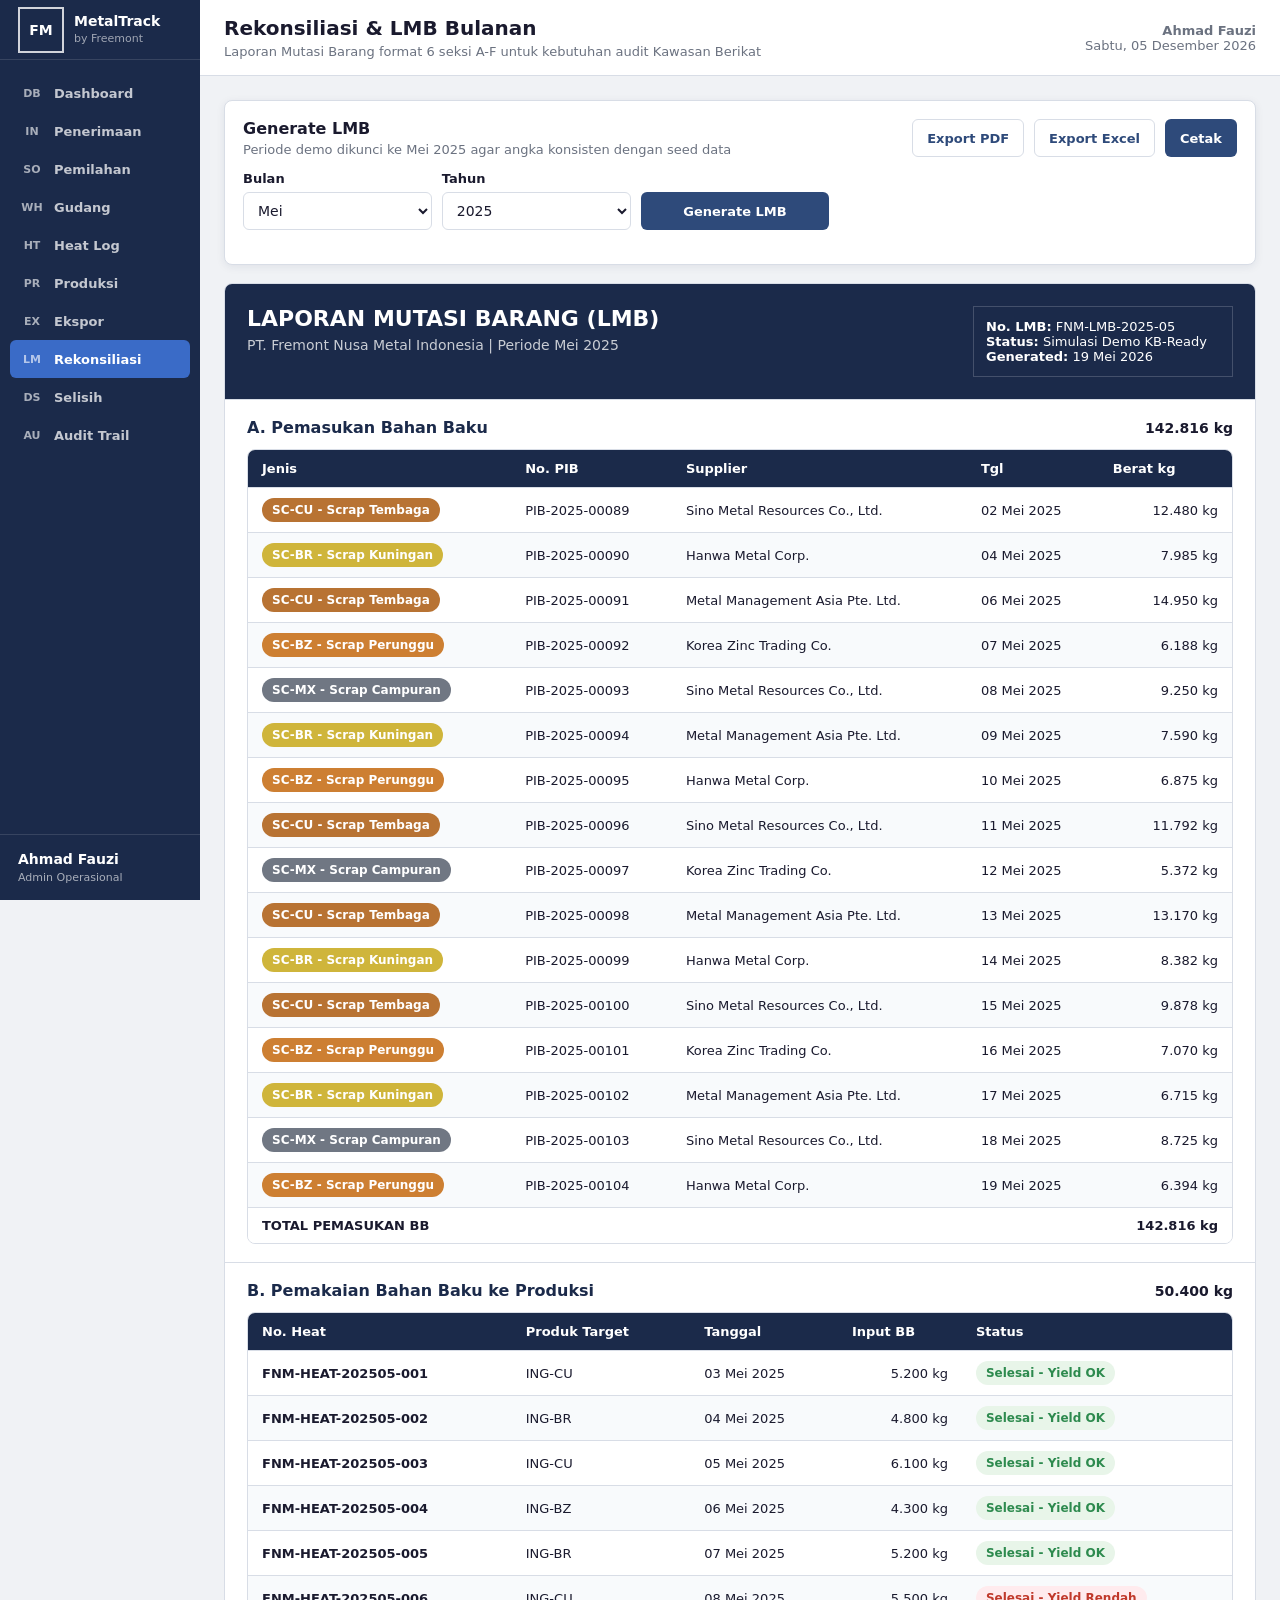
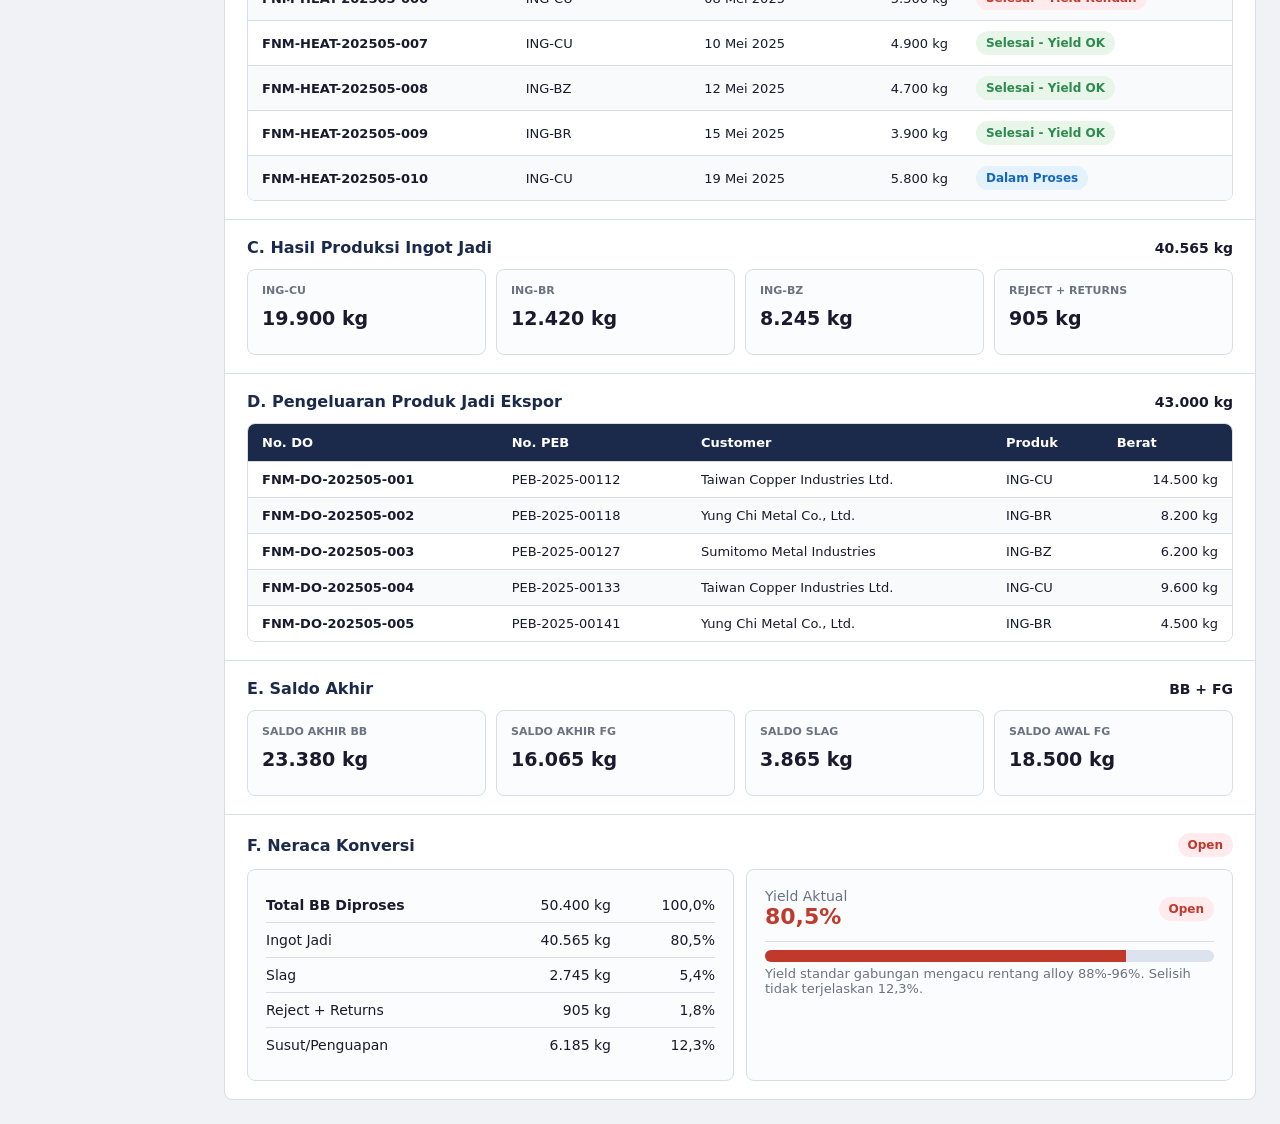
<file: pages/reconciliation.html>
<!doctype html>
<html lang="id">
  <head>
    <meta charset="utf-8">
    <meta name="viewport" content="width=device-width, initial-scale=1">
    <title>Rekonsiliasi LMB | Freemont MetalTrack</title>
    <link rel="stylesheet" href="../assets/css/main.css">
  </head>
  <body data-reconciliation-page>
    <div class="app-shell">
      <div data-layout-sidebar></div>

      <main class="main-area">
        <div
          data-layout-topbar
          data-title="Rekonsiliasi & LMB Bulanan"
          data-subtitle="Laporan Mutasi Barang format 6 seksi A-F untuk kebutuhan audit Kawasan Berikat"
        ></div>

        <section class="content content-grid">
          <section class="panel no-print">
            <div class="panel-header">
              <div>
                <h2 class="panel-title">Generate LMB</h2>
                <p class="panel-caption">Periode demo dikunci ke Mei 2025 agar angka konsisten dengan seed data</p>
              </div>
              <div class="detail-actions">
                <button class="button button-secondary" type="button" data-export-sim="pdf">Export PDF</button>
                <button class="button button-secondary" type="button" data-export-sim="excel">Export Excel</button>
                <button class="button button-primary" type="button" data-export-sim="print">Cetak</button>
              </div>
            </div>
            <div class="filter-bar">
              <label class="form-field" for="lmb-month">
                <span class="form-label">Bulan</span>
                <select class="select" id="lmb-month">
                  <option selected>Mei</option>
                </select>
              </label>
              <label class="form-field" for="lmb-year">
                <span class="form-label">Tahun</span>
                <select class="select" id="lmb-year">
                  <option selected>2025</option>
                </select>
              </label>
              <button class="button button-primary" type="button" data-generate-lmb>Generate LMB</button>
            </div>
          </section>

          <div data-lmb-document></div>
        </section>
      </main>
    </div>

    <script src="../assets/js/main.js"></script>
  </body>
</html>
</file>
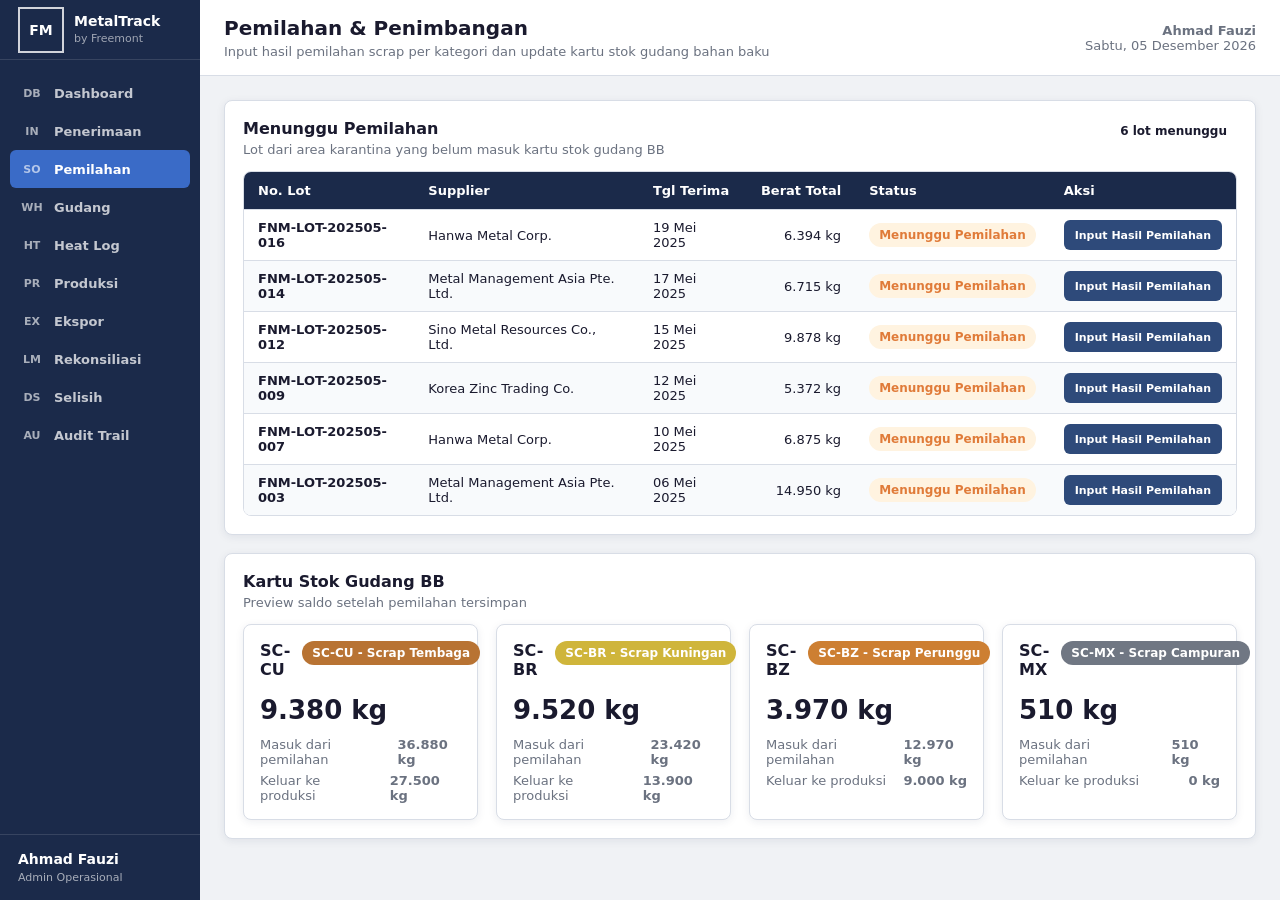
<file: pages/sorting.html>
<!doctype html>
<html lang="id">
  <head>
    <meta charset="utf-8">
    <meta name="viewport" content="width=device-width, initial-scale=1">
    <title>Pemilahan Material | Freemont MetalTrack</title>
    <link rel="stylesheet" href="../assets/css/main.css">
  </head>
  <body data-sorting-page>
    <div class="app-shell">
      <div data-layout-sidebar></div>

      <main class="main-area">
        <div
          data-layout-topbar
          data-title="Pemilahan & Penimbangan"
          data-subtitle="Input hasil pemilahan scrap per kategori dan update kartu stok gudang bahan baku"
        ></div>

        <section class="content content-grid">
          <section class="panel">
            <div class="panel-header">
              <div>
                <h2 class="panel-title">Menunggu Pemilahan</h2>
                <p class="panel-caption">Lot dari area karantina yang belum masuk kartu stok gudang BB</p>
              </div>
              <span class="status-badge" data-sorting-count>0 lot menunggu</span>
            </div>
            <div class="table-wrap">
              <table class="table-data">
                <thead>
                  <tr>
                    <th>No. Lot</th>
                    <th>Supplier</th>
                    <th>Tgl Terima</th>
                    <th class="text-right">Berat Total</th>
                    <th>Status</th>
                    <th>Aksi</th>
                  </tr>
                </thead>
                <tbody data-sorting-table></tbody>
              </table>
            </div>
          </section>

          <section class="panel">
            <div class="panel-header">
              <div>
                <h2 class="panel-title">Kartu Stok Gudang BB</h2>
                <p class="panel-caption">Preview saldo setelah pemilahan tersimpan</p>
              </div>
            </div>
            <div class="grid-4" data-sorting-stock-preview></div>
          </section>
        </section>
      </main>
    </div>

    <div class="modal-backdrop" id="modal-sorting-result">
      <div class="modal" role="dialog" aria-modal="true">
        <div class="modal-header">
          <h2 class="modal-title">Input Hasil Pemilahan</h2>
          <button class="button button-secondary button-sm" type="button" data-close-modal="#modal-sorting-result">Tutup</button>
        </div>
        <form data-sorting-form>
          <div class="modal-body">
            <div class="dashboard-alert" style="margin-bottom: 14px;">
              <span data-sort-lot-label>Lot belum dipilih</span>
              <span>Toleransi selisih pemilahan 0,5%</span>
            </div>
            <input type="hidden" data-sort-lot-no>
            <input type="hidden" data-sort-weight-in>
            <div class="form-grid">
              <label class="form-field" for="sort-sc-cu">
                <span class="form-label">Scrap Tembaga (SC-CU)</span>
                <input class="input" id="sort-sc-cu" type="number" min="0" step="1" value="0" data-sort-sc-cu>
              </label>
              <label class="form-field" for="sort-sc-br">
                <span class="form-label">Scrap Kuningan (SC-BR)</span>
                <input class="input" id="sort-sc-br" type="number" min="0" step="1" value="0" data-sort-sc-br>
              </label>
              <label class="form-field" for="sort-sc-bz">
                <span class="form-label">Scrap Perunggu (SC-BZ)</span>
                <input class="input" id="sort-sc-bz" type="number" min="0" step="1" value="0" data-sort-sc-bz>
              </label>
              <label class="form-field" for="sort-sc-mx">
                <span class="form-label">Scrap Campuran (SC-MX)</span>
                <input class="input" id="sort-sc-mx" type="number" min="0" step="1" value="0" data-sort-sc-mx>
              </label>
              <label class="form-field" for="sort-contaminant">
                <span class="form-label">Berat Kontaminan</span>
                <input class="input" id="sort-contaminant" type="number" min="0" step="1" value="0" data-sort-contaminant>
              </label>
              <label class="form-field" for="sort-operator">
                <span class="form-label">Operator</span>
                <input class="input" id="sort-operator" value="Maya Sari" data-sort-operator required>
              </label>
              <label class="form-field" for="sort-date">
                <span class="form-label">Tanggal & Jam</span>
                <input class="input" id="sort-date" type="datetime-local" value="2025-05-19T11:00" data-sort-date required>
              </label>
              <label class="form-field full" for="sort-notes">
                <span class="form-label">Catatan</span>
                <textarea class="textarea" id="sort-notes" placeholder="Opsional"></textarea>
              </label>
            </div>
            <div data-sorting-preview></div>
          </div>
          <div class="modal-footer">
            <button class="button button-secondary" type="button" data-close-modal="#modal-sorting-result">Batal</button>
            <button class="button button-primary" type="submit">Simpan Hasil Pemilahan</button>
          </div>
        </form>
      </div>
    </div>

    <script src="../assets/js/main.js"></script>
  </body>
</html>
</file>
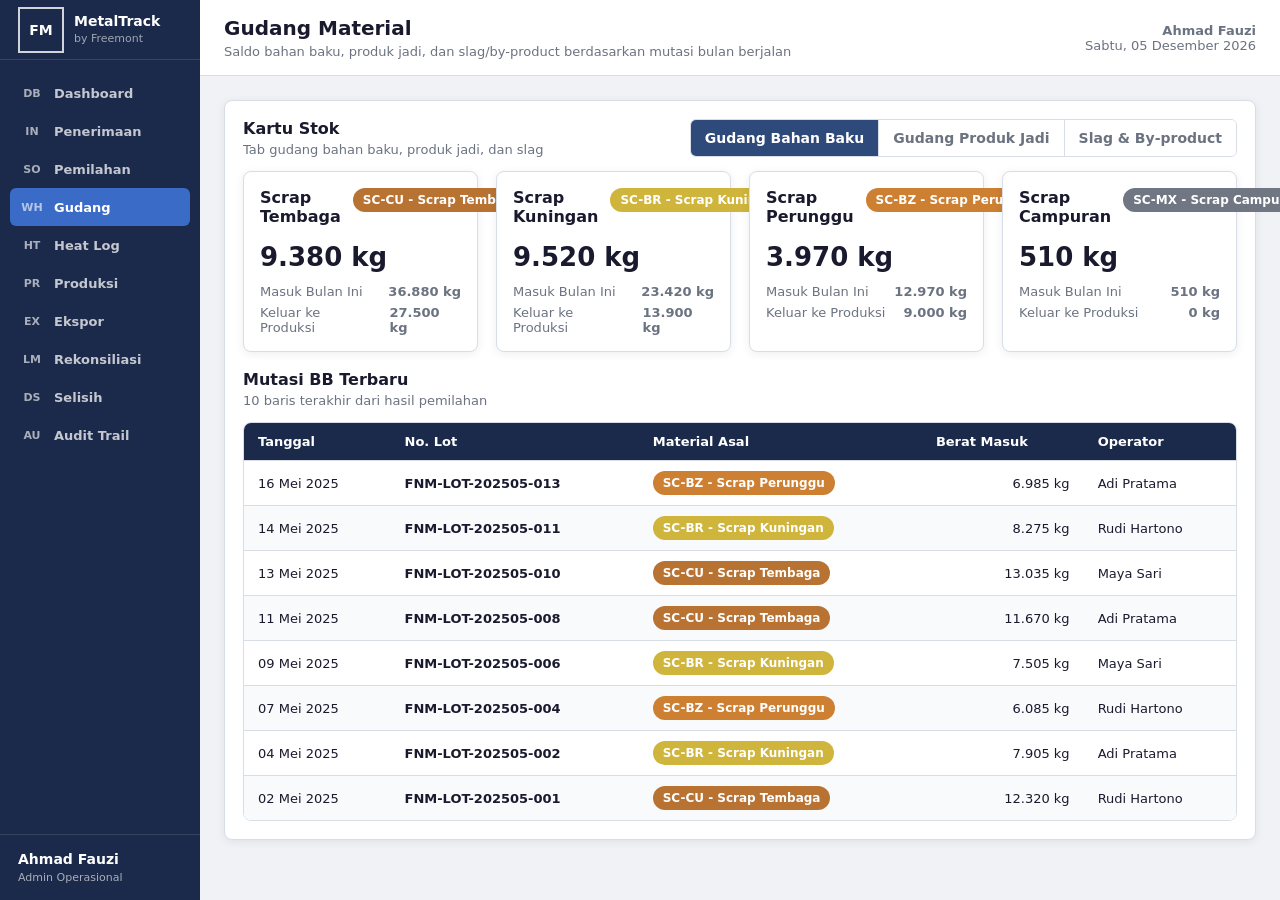
<file: pages/warehouse.html>
<!doctype html>
<html lang="id">
  <head>
    <meta charset="utf-8">
    <meta name="viewport" content="width=device-width, initial-scale=1">
    <title>Gudang | Freemont MetalTrack</title>
    <link rel="stylesheet" href="../assets/css/main.css">
  </head>
  <body data-warehouse-page>
    <div class="app-shell">
      <div data-layout-sidebar></div>

      <main class="main-area">
        <div
          data-layout-topbar
          data-title="Gudang Material"
          data-subtitle="Saldo bahan baku, produk jadi, dan slag/by-product berdasarkan mutasi bulan berjalan"
        ></div>

        <section class="content content-grid">
          <section class="panel">
            <div class="panel-header">
              <div>
                <h2 class="panel-title">Kartu Stok</h2>
                <p class="panel-caption">Tab gudang bahan baku, produk jadi, dan slag</p>
              </div>
              <div class="tabs" data-tabs="warehouse">
                <button class="tab-button active" type="button" data-tab-target="bb">Gudang Bahan Baku</button>
                <button class="tab-button" type="button" data-tab-target="fg">Gudang Produk Jadi</button>
                <button class="tab-button" type="button" data-tab-target="slag">Slag & By-product</button>
              </div>
            </div>

            <div data-tab-panel="warehouse" data-panel-name="bb">
              <div class="grid-4" data-warehouse-bb-cards></div>
              <div class="panel-header" style="margin-top: 18px;">
                <div>
                  <h2 class="panel-title">Mutasi BB Terbaru</h2>
                  <p class="panel-caption">10 baris terakhir dari hasil pemilahan</p>
                </div>
              </div>
              <div class="table-wrap">
                <table class="table-data">
                  <thead>
                    <tr>
                      <th>Tanggal</th>
                      <th>No. Lot</th>
                      <th>Material Asal</th>
                      <th class="text-right">Berat Masuk</th>
                      <th>Operator</th>
                    </tr>
                  </thead>
                  <tbody data-warehouse-bb-table></tbody>
                </table>
              </div>
            </div>

            <div data-tab-panel="warehouse" data-panel-name="fg" hidden>
              <div class="grid-3" data-warehouse-fg-cards></div>
              <div class="panel-header" style="margin-top: 18px;">
                <div>
                  <h2 class="panel-title">Mutasi FG Terbaru</h2>
                  <p class="panel-caption">Output ingot dari heat yang sudah selesai</p>
                </div>
              </div>
              <div class="table-wrap">
                <table class="table-data">
                  <thead>
                    <tr>
                      <th>Tanggal</th>
                      <th>No. Heat</th>
                      <th>Produk</th>
                      <th class="text-right">Berat Masuk FG</th>
                      <th>Status</th>
                    </tr>
                  </thead>
                  <tbody data-warehouse-fg-table></tbody>
                </table>
              </div>
            </div>

            <div data-tab-panel="warehouse" data-panel-name="slag" hidden>
              <div class="grid-2" data-warehouse-slag-cards></div>
              <div class="panel-header" style="margin-top: 18px;">
                <div>
                  <h2 class="panel-title">Log Slag</h2>
                  <p class="panel-caption">Residue/by-product dari proses peleburan</p>
                </div>
              </div>
              <div class="table-wrap">
                <table class="table-data">
                  <thead>
                    <tr>
                      <th>Tanggal</th>
                      <th>Sumber Heat</th>
                      <th class="text-right">Berat Slag</th>
                      <th>Status</th>
                    </tr>
                  </thead>
                  <tbody data-warehouse-slag-table></tbody>
                </table>
              </div>
            </div>
          </section>
        </section>
      </main>
    </div>

    <script src="../assets/js/main.js"></script>
  </body>
</html>
</file>
<file: assets/css/main.css>
:root {
  --color-primary-dark: #1b2a4a;
  --color-primary: #2e4a7a;
  --color-primary-light: #3a6bc7;
  --color-accent-orange: #e07b39;
  --color-accent-green: #2d8a4e;
  --color-accent-red: #c0392b;
  --color-bg-page: #f0f2f5;
  --color-bg-card: #ffffff;
  --color-bg-sidebar: #1b2a4a;
  --color-border: #d8dde6;
  --color-text-primary: #1a1a2e;
  --color-text-secondary: #6b7280;
  --color-text-white: #ffffff;
  --status-pending-bg: #fff3e0;
  --status-pending-text: #e07b39;
  --status-ok-bg: #e8f5e9;
  --status-ok-text: #2d8a4e;
  --status-ng-bg: #ffebee;
  --status-ng-text: #c0392b;
  --status-hold-bg: #e3f2fd;
  --status-hold-text: #1565c0;
  --status-closed-bg: #f3e5f5;
  --status-closed-text: #6a1b9a;
  --material-cu: #b87333;
  --material-br: #cfb53b;
  --material-bz: #cd7f32;
  --material-mx: #707783;
  --text-xs: 11px;
  --text-sm: 13px;
  --text-base: 14px;
  --text-md: 16px;
  --text-lg: 20px;
  --text-xl: 28px;
  --sidebar-width: 200px;
  --radius-sm: 6px;
  --radius-md: 8px;
  --shadow-card: 0 2px 8px rgba(27, 42, 74, 0.08);
  --shadow-modal: 0 20px 60px rgba(10, 18, 35, 0.28);
}

* {
  box-sizing: border-box;
}

html {
  min-width: 1200px;
  background: var(--color-bg-page);
}

body {
  margin: 0;
  color: var(--color-text-primary);
  font-family: "Segoe UI", "Inter", system-ui, -apple-system, sans-serif;
  font-size: var(--text-base);
  letter-spacing: 0;
}

button,
input,
select,
textarea {
  font: inherit;
}

button {
  cursor: pointer;
}

a {
  color: inherit;
  text-decoration: none;
}

.login-shell {
  min-height: 100vh;
  display: grid;
  grid-template-columns: minmax(520px, 0.95fr) minmax(560px, 1.05fr);
  background:
    linear-gradient(115deg, rgba(27, 42, 74, 0.92), rgba(27, 42, 74, 0.98)),
    repeating-linear-gradient(90deg, rgba(255, 255, 255, 0.08) 0 1px, transparent 1px 72px);
}

.login-brand-panel {
  position: relative;
  display: flex;
  flex-direction: column;
  justify-content: space-between;
  padding: 56px;
  color: var(--color-text-white);
  overflow: hidden;
}

.login-brand-panel::after {
  content: "";
  position: absolute;
  right: -120px;
  bottom: -140px;
  width: 420px;
  height: 420px;
  border: 1px solid rgba(255, 255, 255, 0.16);
  transform: rotate(18deg);
}

.brand-mark {
  display: inline-grid;
  width: 46px;
  height: 46px;
  place-items: center;
  border: 2px solid rgba(255, 255, 255, 0.8);
  color: var(--color-text-white);
  font-weight: 800;
}

.login-brand-title {
  margin: 72px 0 0;
  max-width: 520px;
  font-size: 48px;
  line-height: 1;
  font-weight: 800;
}

.login-brand-copy {
  max-width: 500px;
  margin: 20px 0 0;
  color: rgba(255, 255, 255, 0.78);
  font-size: var(--text-md);
  line-height: 1.6;
}

.login-proof-grid {
  display: grid;
  grid-template-columns: repeat(3, 1fr);
  gap: 12px;
  margin-top: 48px;
  max-width: 560px;
}

.login-proof {
  border: 1px solid rgba(255, 255, 255, 0.18);
  padding: 16px;
  background: rgba(255, 255, 255, 0.06);
}

.login-proof strong {
  display: block;
  font-size: 22px;
}

.login-proof span {
  display: block;
  margin-top: 5px;
  color: rgba(255, 255, 255, 0.72);
  font-size: var(--text-xs);
  text-transform: uppercase;
}

.login-form-panel {
  display: grid;
  place-items: center;
  padding: 56px;
  background:
    linear-gradient(180deg, rgba(240, 242, 245, 0.95), rgba(255, 255, 255, 0.98)),
    repeating-linear-gradient(0deg, rgba(27, 42, 74, 0.04) 0 1px, transparent 1px 48px);
}

.login-card {
  width: 430px;
  padding: 34px;
  background: var(--color-bg-card);
  border: 1px solid var(--color-border);
  box-shadow: var(--shadow-card);
}

.login-card h1 {
  margin: 0;
  font-size: 24px;
}

.login-card p {
  margin: 8px 0 28px;
  color: var(--color-text-secondary);
  line-height: 1.5;
}

.app-shell {
  min-height: 100vh;
  display: grid;
  grid-template-columns: var(--sidebar-width) minmax(1000px, 1fr);
  background: var(--color-bg-page);
}

.sidebar {
  position: sticky;
  top: 0;
  height: 100vh;
  display: flex;
  flex-direction: column;
  background: var(--color-bg-sidebar);
  color: var(--color-text-white);
}

.sidebar-logo {
  height: 60px;
  display: flex;
  align-items: center;
  gap: 10px;
  padding: 0 18px;
  border-bottom: 1px solid rgba(255, 255, 255, 0.12);
}

.sidebar-logo-title {
  display: block;
  font-weight: 800;
  line-height: 1.05;
}

.sidebar-logo-subtitle {
  display: block;
  margin-top: 3px;
  color: rgba(255, 255, 255, 0.58);
  font-size: var(--text-xs);
}

.sidebar-nav {
  flex: 1;
  padding: 14px 10px;
  overflow-y: auto;
}

.sidebar-link {
  display: flex;
  align-items: center;
  gap: 10px;
  min-height: 38px;
  padding: 9px 10px;
  border-radius: var(--radius-sm);
  color: rgba(255, 255, 255, 0.74);
  font-size: var(--text-sm);
  font-weight: 600;
}

.sidebar-link:hover,
.sidebar-link.active {
  background: var(--color-primary-light);
  color: var(--color-text-white);
}

.sidebar-link-code {
  width: 24px;
  color: rgba(255, 255, 255, 0.62);
  font-size: var(--text-xs);
  font-weight: 800;
  text-align: center;
}

.sidebar-user {
  padding: 16px 18px;
  border-top: 1px solid rgba(255, 255, 255, 0.12);
}

.sidebar-user strong,
.sidebar-user span {
  display: block;
}

.sidebar-user span {
  margin-top: 4px;
  color: rgba(255, 255, 255, 0.62);
  font-size: var(--text-xs);
}

.main-area {
  min-width: 0;
}

.top-bar {
  min-height: 60px;
  display: flex;
  align-items: center;
  justify-content: space-between;
  padding: 16px 24px;
  background: var(--color-bg-card);
  border-bottom: 1px solid var(--color-border);
}

.page-title {
  margin: 0;
  font-size: var(--text-lg);
  line-height: 1.25;
}

.page-subtitle {
  margin: 3px 0 0;
  color: var(--color-text-secondary);
  font-size: var(--text-sm);
}

.top-bar-meta {
  color: var(--color-text-secondary);
  font-size: var(--text-sm);
  text-align: right;
}

.content {
  padding: 24px;
}

.content-grid {
  display: grid;
  gap: 18px;
}

.grid-2,
.grid-3,
.grid-4,
.grid-5 {
  display: grid;
  gap: 18px;
}

.grid-2 {
  grid-template-columns: repeat(2, minmax(0, 1fr));
}

.grid-3 {
  grid-template-columns: repeat(3, minmax(0, 1fr));
}

.grid-4 {
  grid-template-columns: repeat(4, minmax(0, 1fr));
}

.grid-5 {
  grid-template-columns: repeat(5, minmax(0, 1fr));
}

.card,
.panel,
.metric-card {
  background: var(--color-bg-card);
  border: 1px solid var(--color-border);
  border-radius: var(--radius-md);
  box-shadow: var(--shadow-card);
}

.card,
.panel {
  padding: 18px;
}

.panel-header {
  display: flex;
  align-items: flex-start;
  justify-content: space-between;
  gap: 16px;
  margin-bottom: 14px;
}

.panel-title {
  margin: 0;
  font-size: var(--text-md);
}

.panel-caption {
  margin: 4px 0 0;
  color: var(--color-text-secondary);
  font-size: var(--text-sm);
}

.metric-card {
  display: block;
  min-height: 124px;
  padding: 18px;
  transition: transform 140ms ease, box-shadow 140ms ease, border-color 140ms ease;
}

.metric-card:hover {
  border-color: rgba(58, 107, 199, 0.45);
  box-shadow: 0 8px 24px rgba(27, 42, 74, 0.13);
  transform: translateY(-1px);
}

.metric-label {
  display: block;
  color: var(--color-text-secondary);
  font-size: var(--text-sm);
  font-weight: 600;
}

.metric-value {
  display: block;
  margin-top: 14px;
  font-size: var(--text-xl);
  font-weight: 800;
}

.metric-note {
  display: block;
  margin-top: 8px;
  color: var(--color-text-secondary);
  font-size: var(--text-xs);
}

.dashboard-strip {
  display: grid;
  grid-template-columns: 1.15fr 0.85fr;
  gap: 18px;
  align-items: stretch;
}

.chart-box {
  height: 300px;
  position: relative;
}

.chart-box canvas {
  width: 100% !important;
  height: 100% !important;
}

.recon-grid {
  display: grid;
  grid-template-columns: repeat(5, minmax(0, 1fr));
  gap: 10px;
}

.recon-item {
  min-height: 86px;
  padding: 14px;
  border: 1px solid var(--color-border);
  border-radius: var(--radius-md);
  background: #fbfcfe;
}

.recon-item span {
  display: block;
  color: var(--color-text-secondary);
  font-size: var(--text-xs);
  font-weight: 800;
  text-transform: uppercase;
}

.recon-item strong {
  display: block;
  margin-top: 10px;
  font-size: 19px;
}

.dashboard-alert {
  display: flex;
  align-items: center;
  justify-content: space-between;
  gap: 16px;
  padding: 13px 16px;
  border: 1px solid rgba(224, 123, 57, 0.35);
  border-radius: var(--radius-md);
  background: #fff8f1;
  color: #7a3b12;
  font-size: var(--text-sm);
}

.detail-header {
  display: flex;
  align-items: flex-start;
  justify-content: space-between;
  gap: 18px;
}

.detail-title {
  margin: 0;
  font-size: 24px;
  line-height: 1.15;
}

.detail-actions {
  display: flex;
  gap: 10px;
  align-items: center;
}

.info-grid {
  display: grid;
  grid-template-columns: repeat(4, minmax(0, 1fr));
  gap: 12px;
}

.info-item {
  min-height: 78px;
  padding: 13px;
  border: 1px solid var(--color-border);
  border-radius: var(--radius-md);
  background: #fbfcfe;
}

.info-item span {
  display: block;
  color: var(--color-text-secondary);
  font-size: var(--text-xs);
  font-weight: 800;
  text-transform: uppercase;
}

.info-item strong {
  display: block;
  margin-top: 9px;
  font-size: var(--text-md);
  line-height: 1.25;
}

.qr-label {
  width: 360px;
  margin: 0 auto;
  padding: 18px;
  border: 2px solid var(--color-primary-dark);
  background: #ffffff;
  text-align: center;
}

.qr-label h3 {
  margin: 0 0 4px;
  font-size: var(--text-md);
}

.qr-label p {
  margin: 4px 0;
  color: var(--color-text-secondary);
  font-size: var(--text-sm);
}

.qr-canvas-wrap {
  display: grid;
  place-items: center;
  min-height: 220px;
  margin: 14px 0;
  border: 1px solid var(--color-border);
}

.empty-state {
  padding: 28px;
  border: 1px dashed var(--color-border);
  border-radius: var(--radius-md);
  background: #fbfcfe;
  color: var(--color-text-secondary);
  text-align: center;
}

.table-wrap {
  width: 100%;
  overflow-x: auto;
  border: 1px solid var(--color-border);
  border-radius: var(--radius-md);
}

.table-data {
  width: 100%;
  border-collapse: collapse;
  background: var(--color-bg-card);
  font-size: var(--text-sm);
}

.table-data th {
  padding: 11px 14px;
  background: var(--color-primary-dark);
  color: var(--color-text-white);
  font-weight: 700;
  text-align: left;
  white-space: nowrap;
}

.table-data td {
  padding: 10px 14px;
  border-top: 1px solid var(--color-border);
  vertical-align: middle;
}

.table-data tbody tr:nth-child(even) {
  background: #f8fafc;
}

.table-data tbody tr:hover {
  background: #eff3fb;
}

.text-right {
  text-align: right;
}

.text-muted {
  color: var(--color-text-secondary);
}

.text-danger {
  color: var(--color-accent-red);
}

.text-success {
  color: var(--color-accent-green);
}

.status-badge,
.material-badge {
  display: inline-flex;
  align-items: center;
  min-height: 24px;
  padding: 3px 10px;
  border-radius: 999px;
  font-size: 12px;
  font-weight: 700;
  white-space: nowrap;
}

.material-badge {
  color: #ffffff;
}

.form-grid {
  display: grid;
  grid-template-columns: repeat(2, minmax(0, 1fr));
  gap: 14px;
}

.form-field {
  display: flex;
  flex-direction: column;
  gap: 6px;
}

.form-field.full {
  grid-column: 1 / -1;
}

.form-label {
  color: var(--color-text-primary);
  font-size: var(--text-sm);
  font-weight: 700;
}

.required {
  color: var(--color-accent-red);
}

.input,
.select,
.textarea {
  width: 100%;
  min-height: 38px;
  padding: 8px 10px;
  border: 1px solid var(--color-border);
  border-radius: var(--radius-sm);
  background: #ffffff;
  color: var(--color-text-primary);
  outline: none;
}

.textarea {
  min-height: 88px;
  resize: vertical;
}

.input:focus,
.select:focus,
.textarea:focus {
  border-color: var(--color-primary-light);
  box-shadow: 0 0 0 3px rgba(58, 107, 199, 0.15);
}

.filter-bar {
  display: grid;
  grid-template-columns: repeat(5, minmax(0, 1fr)) auto;
  gap: 10px;
  align-items: end;
  margin-bottom: 16px;
}

.button {
  display: inline-flex;
  align-items: center;
  justify-content: center;
  min-height: 38px;
  gap: 8px;
  padding: 8px 14px;
  border: 1px solid transparent;
  border-radius: var(--radius-sm);
  font-size: var(--text-sm);
  font-weight: 800;
  white-space: nowrap;
}

.button-primary {
  background: var(--color-primary);
  color: var(--color-text-white);
}

.button-primary:hover {
  background: var(--color-primary-light);
}

.button-secondary {
  background: #ffffff;
  border-color: var(--color-border);
  color: var(--color-primary);
}

.button-secondary:hover {
  border-color: var(--color-primary-light);
  color: var(--color-primary-light);
}

.button-danger {
  background: var(--color-accent-red);
  color: var(--color-text-white);
}

.button-sm {
  min-height: 30px;
  padding: 5px 10px;
  font-size: var(--text-xs);
}

.tabs {
  display: inline-flex;
  border: 1px solid var(--color-border);
  border-radius: var(--radius-sm);
  overflow: hidden;
  background: #ffffff;
}

.tab-button {
  min-height: 36px;
  padding: 8px 14px;
  border: 0;
  border-right: 1px solid var(--color-border);
  background: #ffffff;
  color: var(--color-text-secondary);
  font-weight: 800;
}

.tab-button:last-child {
  border-right: 0;
}

.tab-button.active {
  background: var(--color-primary);
  color: var(--color-text-white);
}

.modal-backdrop {
  position: fixed;
  inset: 0;
  z-index: 50;
  display: none;
  align-items: center;
  justify-content: center;
  padding: 32px;
  background: rgba(10, 18, 35, 0.55);
}

.modal-backdrop.open {
  display: flex;
}

.modal {
  width: min(760px, 100%);
  max-height: calc(100vh - 64px);
  overflow-y: auto;
  background: var(--color-bg-card);
  border-radius: var(--radius-md);
  box-shadow: var(--shadow-modal);
}

.modal-header,
.modal-footer {
  display: flex;
  align-items: center;
  justify-content: space-between;
  gap: 14px;
  padding: 16px 18px;
  border-bottom: 1px solid var(--color-border);
}

.modal-footer {
  justify-content: flex-end;
  border-top: 1px solid var(--color-border);
  border-bottom: 0;
}

.modal-title {
  margin: 0;
  font-size: var(--text-md);
}

.modal-body {
  padding: 18px;
}

.toast-container {
  position: fixed;
  right: 22px;
  bottom: 22px;
  z-index: 80;
  display: grid;
  gap: 10px;
}

.toast {
  width: 320px;
  padding: 12px 14px;
  background: #ffffff;
  border-left: 4px solid var(--color-accent-green);
  box-shadow: 0 12px 32px rgba(10, 18, 35, 0.2);
  color: var(--color-text-primary);
  font-size: var(--text-sm);
  font-weight: 700;
}

.toast.warning {
  border-left-color: var(--color-accent-orange);
}

.toast.error {
  border-left-color: var(--color-accent-red);
}

.timeline {
  display: flex;
  align-items: center;
  gap: 10px;
}

.timeline-step {
  flex: 1;
  position: relative;
  padding: 12px;
  border: 1px solid var(--color-border);
  background: #ffffff;
  border-radius: var(--radius-sm);
  font-weight: 800;
  font-size: var(--text-sm);
}

.timeline-step.complete {
  border-color: rgba(45, 138, 78, 0.4);
  background: #f1faf3;
  color: var(--color-accent-green);
}

.mass-balance {
  border: 1px solid var(--color-border);
  border-radius: var(--radius-md);
  background: #fbfcfe;
  padding: 18px;
}

.mass-balance-header {
  display: flex;
  align-items: center;
  justify-content: space-between;
  gap: 16px;
  padding-bottom: 12px;
  border-bottom: 1px solid var(--color-border);
  margin-bottom: 8px;
}

.mass-balance-header strong {
  font-size: 22px;
}

.mass-row {
  display: grid;
  grid-template-columns: 1fr 120px 90px;
  gap: 14px;
  padding: 9px 0;
  border-bottom: 1px solid var(--color-border);
}

.mass-row:last-child {
  border-bottom: 0;
}

.yield-meter {
  height: 12px;
  overflow: hidden;
  border-radius: 999px;
  background: #dde3ee;
}

.yield-meter-fill {
  height: 100%;
  width: 0;
  background: var(--color-accent-green);
}

.yield-summary {
  display: grid;
  grid-template-columns: 1fr 180px;
  align-items: center;
  gap: 18px;
  margin-top: 16px;
  padding-top: 16px;
  border-top: 1px solid var(--color-border);
}

.heat-lot-list {
  display: flex;
  flex-wrap: wrap;
  gap: 8px;
}

.heat-lot-chip {
  display: inline-flex;
  align-items: center;
  gap: 7px;
  padding: 6px 9px;
  border-radius: 999px;
  background: #eef3fb;
  color: var(--color-primary);
  font-size: var(--text-xs);
  font-weight: 800;
}

.stock-card {
  min-height: 148px;
  padding: 16px;
  border: 1px solid var(--color-border);
  border-radius: var(--radius-md);
  background: var(--color-bg-card);
  box-shadow: var(--shadow-card);
}

.stock-card-header {
  display: flex;
  align-items: flex-start;
  justify-content: space-between;
  gap: 12px;
}

.stock-card h3 {
  margin: 0;
  font-size: var(--text-md);
}

.stock-balance {
  display: block;
  margin: 16px 0 12px;
  font-size: 26px;
  font-weight: 800;
}

.stock-lines {
  display: grid;
  gap: 6px;
  color: var(--color-text-secondary);
  font-size: var(--text-sm);
}

.stock-lines div {
  display: flex;
  justify-content: space-between;
  gap: 12px;
}

.sorting-summary {
  display: grid;
  grid-template-columns: repeat(5, minmax(0, 1fr));
  gap: 10px;
  margin-top: 14px;
}

.lmb-document {
  border: 1px solid var(--color-border);
  border-radius: var(--radius-md);
  background: #ffffff;
  overflow: hidden;
}

.lmb-header {
  display: flex;
  align-items: flex-start;
  justify-content: space-between;
  gap: 24px;
  padding: 22px;
  background: var(--color-primary-dark);
  color: var(--color-text-white);
}

.lmb-header h2 {
  margin: 0;
  font-size: 22px;
}

.lmb-header p {
  margin: 6px 0 0;
  color: rgba(255, 255, 255, 0.76);
}

.lmb-meta {
  min-width: 260px;
  padding: 12px;
  border: 1px solid rgba(255, 255, 255, 0.18);
  font-size: var(--text-sm);
}

.lmb-section {
  padding: 18px 22px;
  border-top: 1px solid var(--color-border);
}

.lmb-section-title {
  display: flex;
  align-items: center;
  justify-content: space-between;
  gap: 12px;
  margin-bottom: 12px;
}

.lmb-section-title h3 {
  margin: 0;
  color: var(--color-primary-dark);
  font-size: var(--text-md);
}

.lmb-summary-grid {
  display: grid;
  grid-template-columns: repeat(4, minmax(0, 1fr));
  gap: 10px;
}

.lmb-conversion {
  display: grid;
  grid-template-columns: 1fr 1fr;
  gap: 12px;
}

.print-only {
  display: none;
}

@media print {
  html {
    min-width: auto;
  }

  .sidebar,
  .top-bar,
  .button,
  .filter-bar,
  .no-print {
    display: none !important;
  }

  .app-shell {
    display: block;
  }

  .content {
    padding: 0;
  }

  .card,
  .panel {
    box-shadow: none;
  }

  .print-only {
    display: block;
  }
}
</file>
